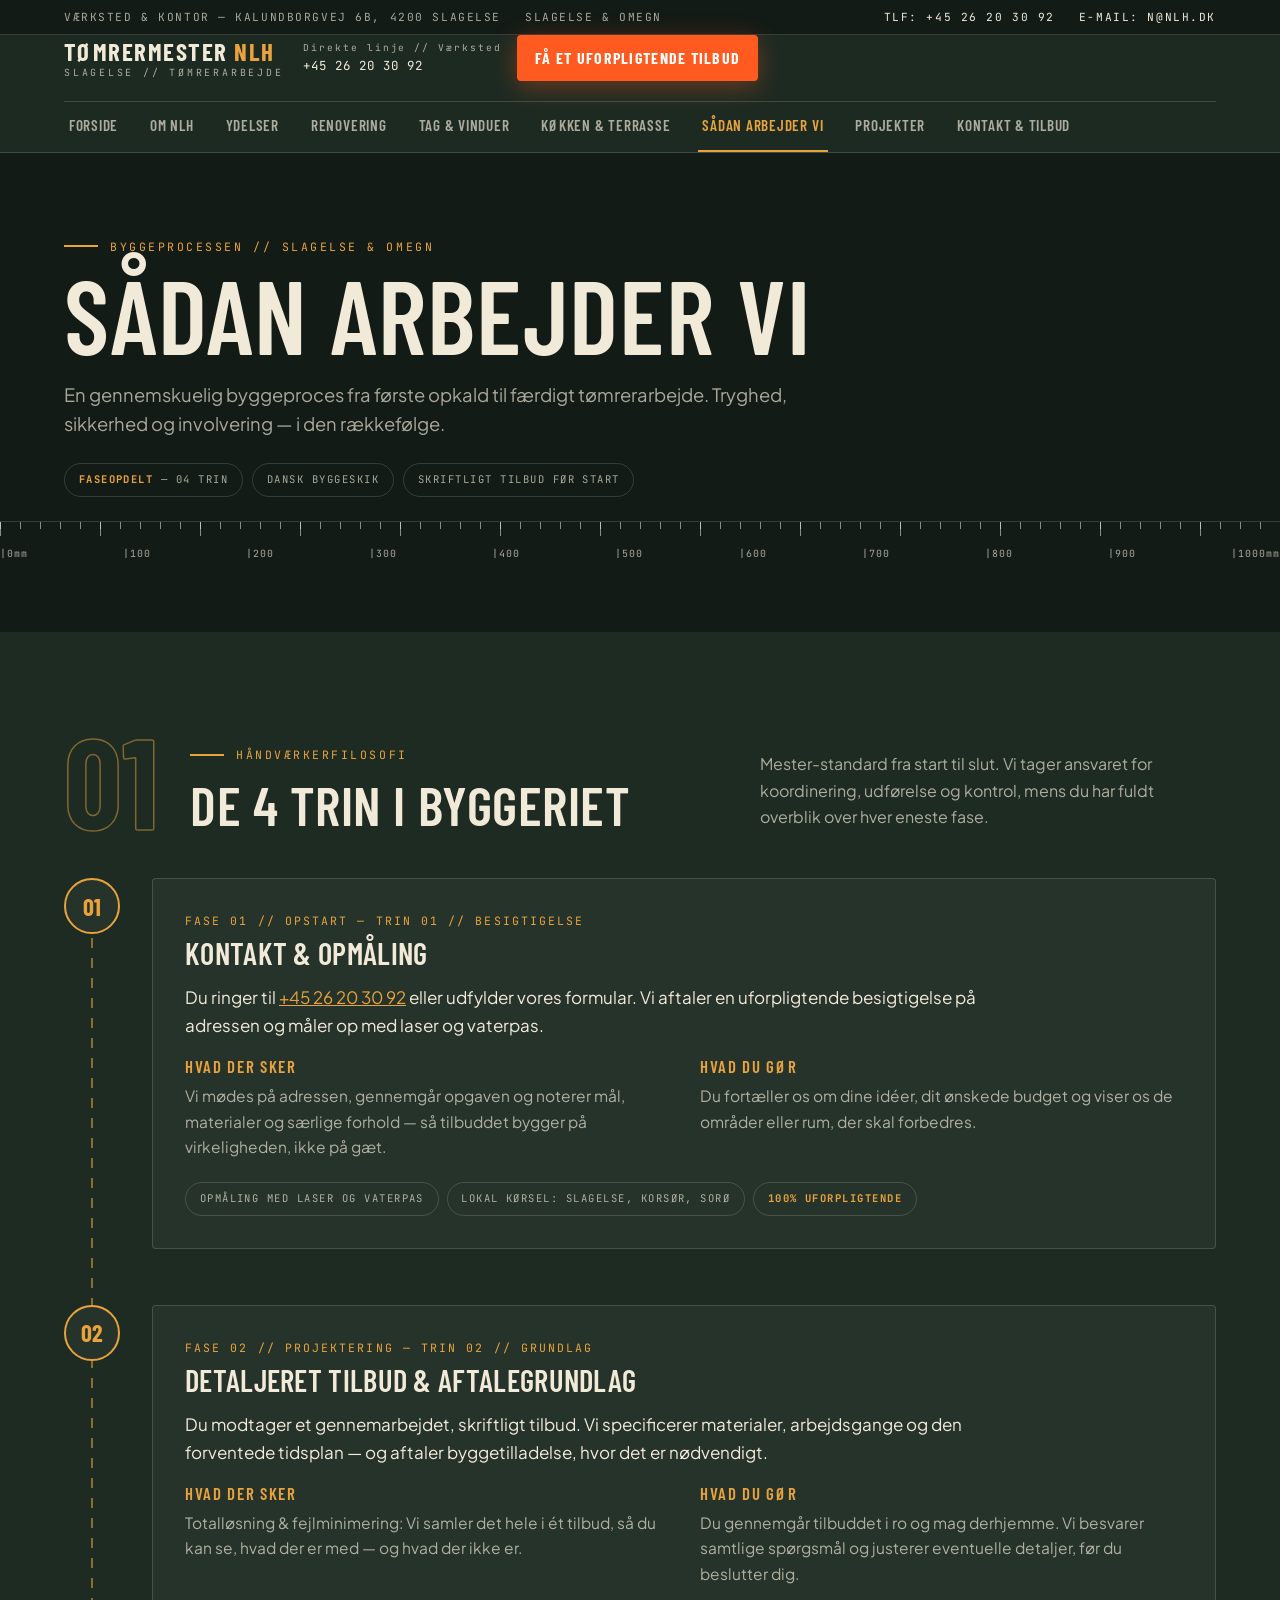
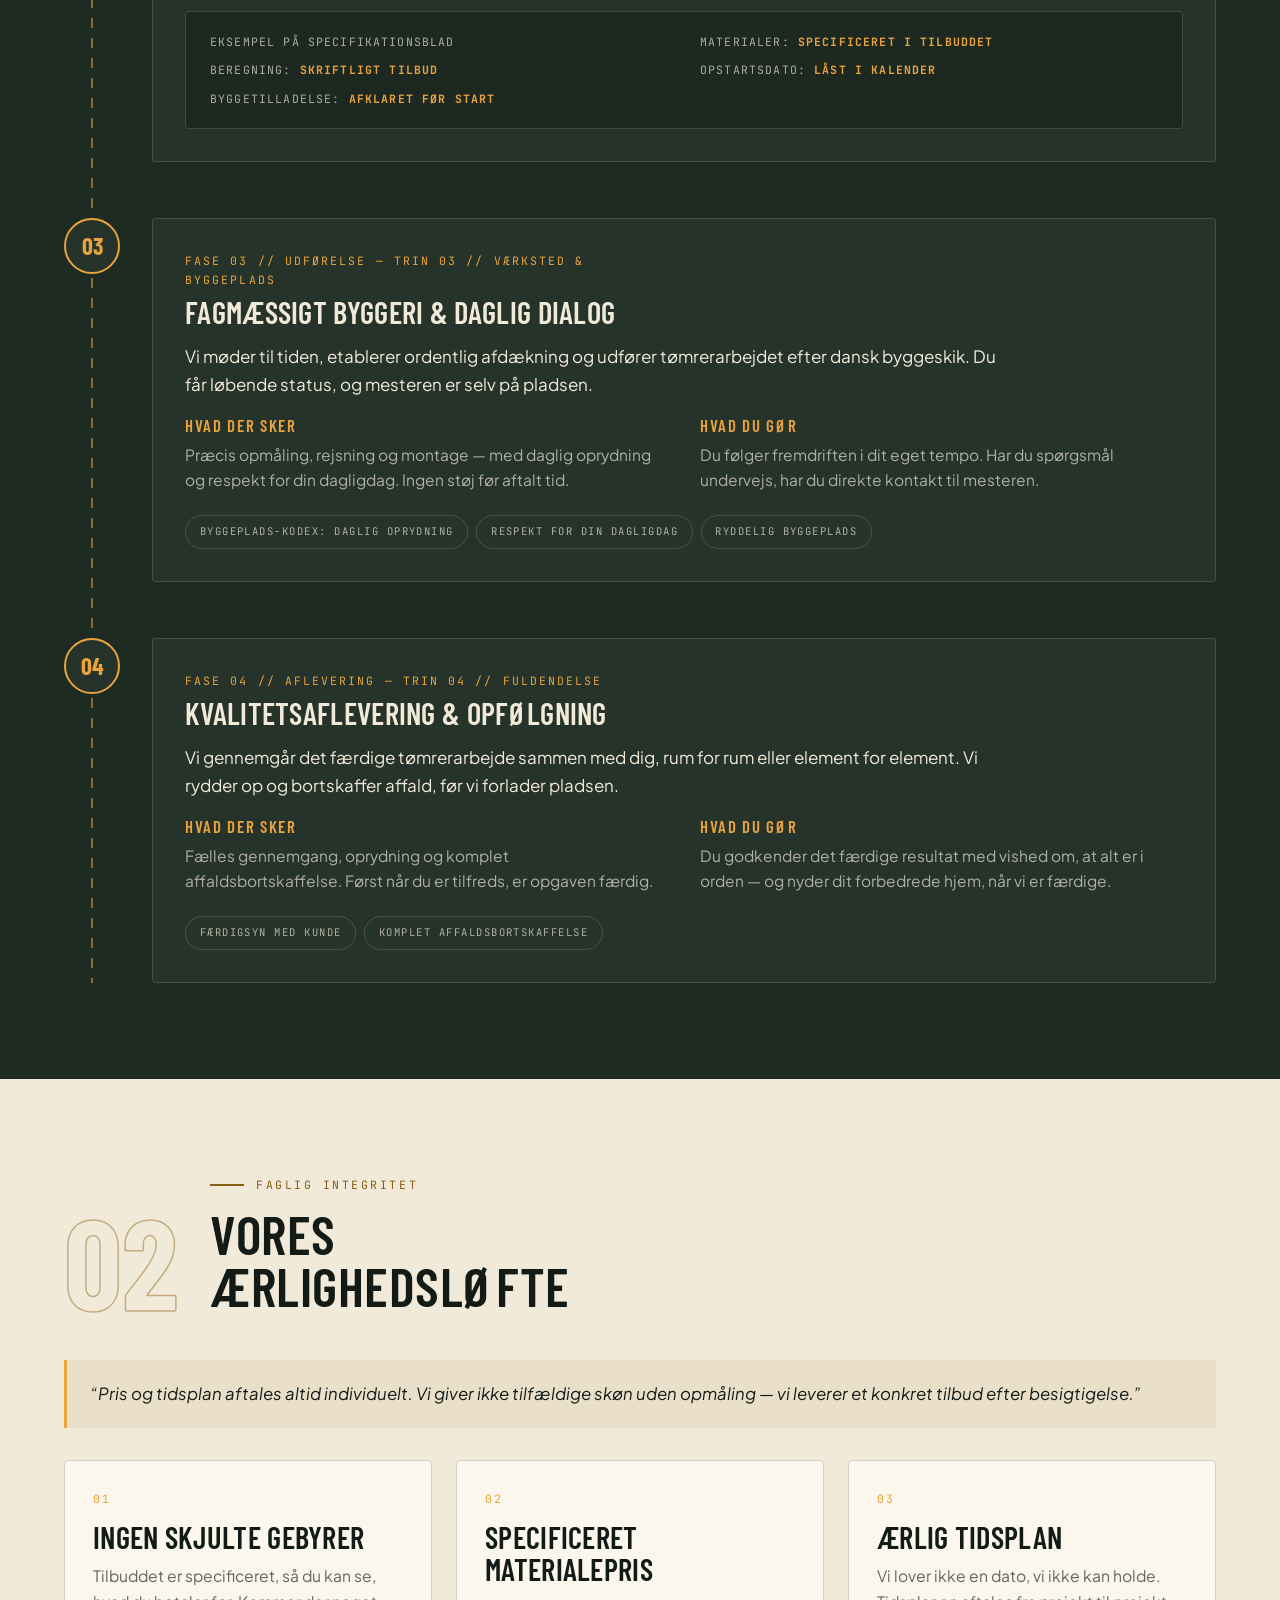
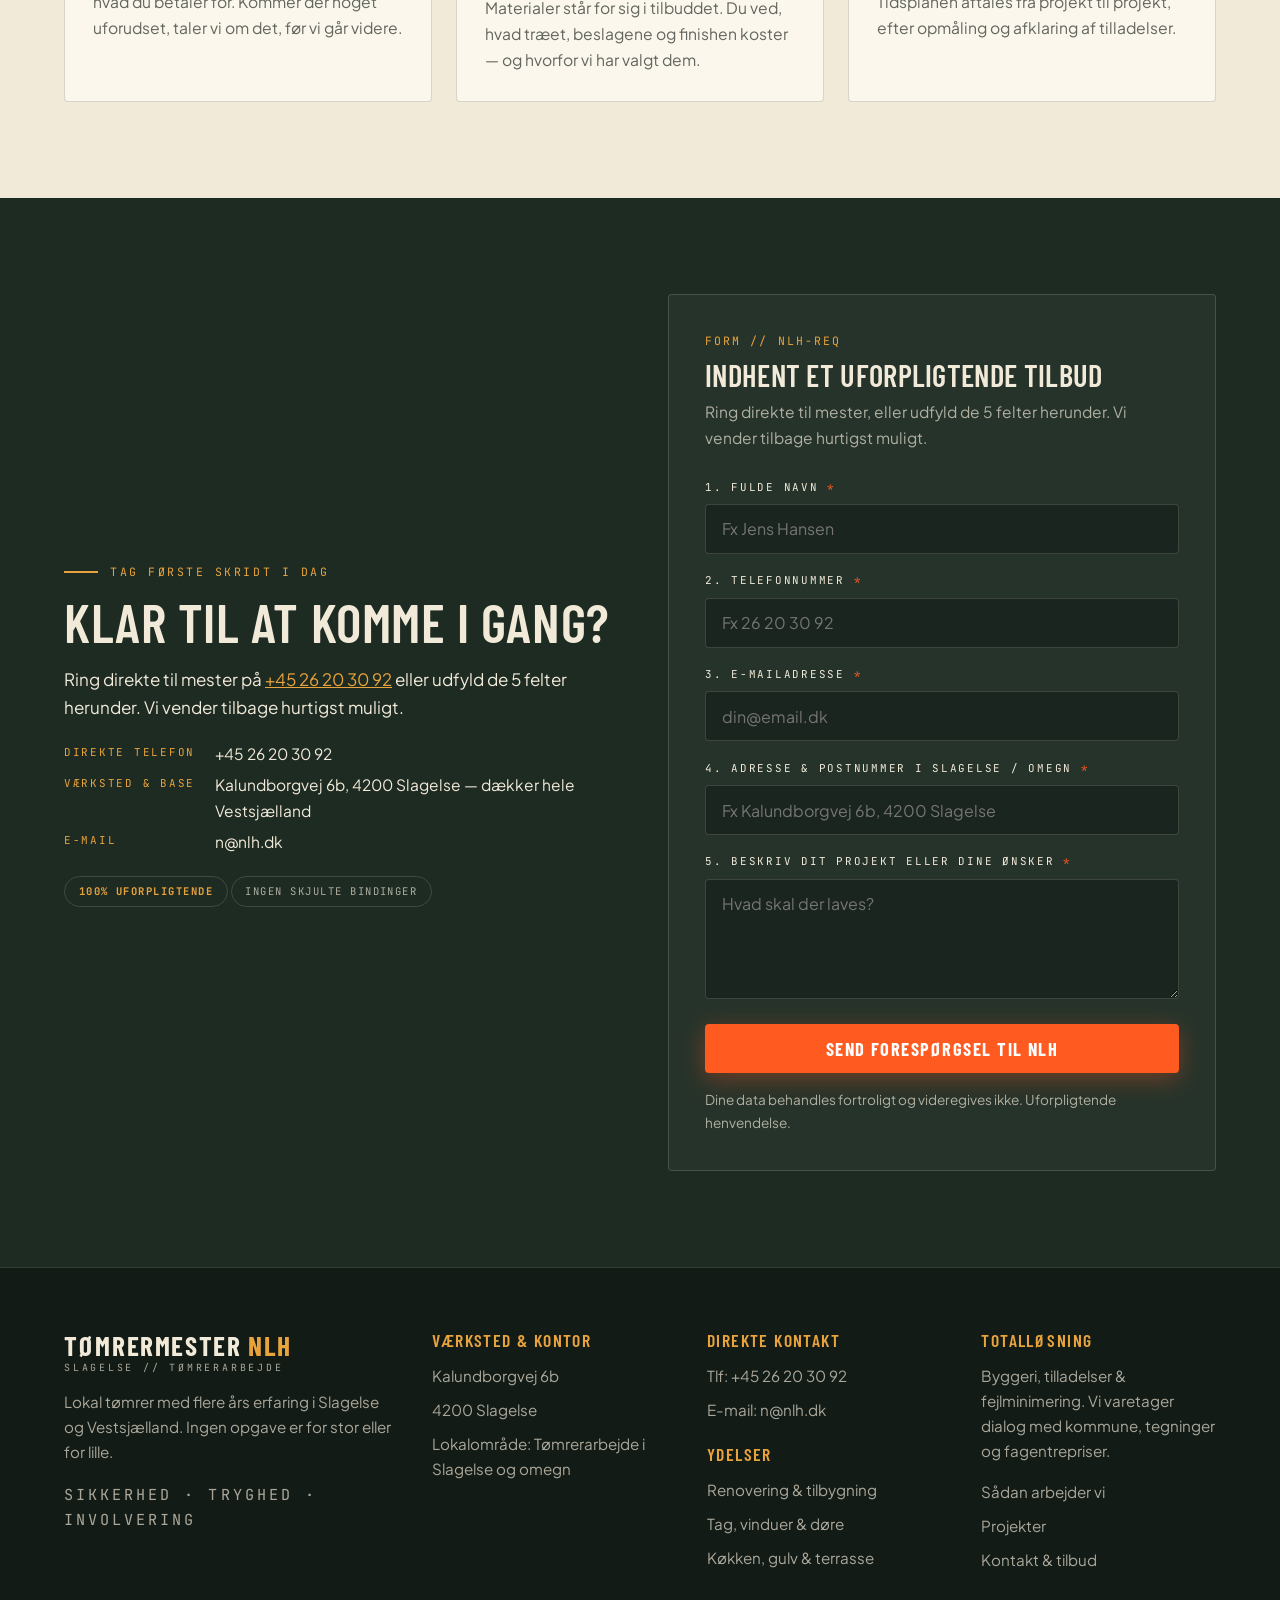
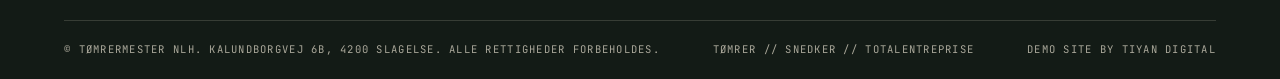
<file: saadan-arbejder-vi.html>
<!DOCTYPE html>
<html lang="da">
<head>
<meta charset="utf-8">
<meta name="viewport" content="width=device-width, initial-scale=1">
<title>Sådan arbejder vi — Tømrermester NLH, Slagelse</title>
<meta name="description" content="Sådan arbejder Tømrermester NLH i Slagelse: kontakt og opmåling, skriftligt tilbud, fagmæssigt byggeri og fælles aflevering — 4 trin, ingen overraskelser.">
<meta property="og:title" content="Sådan arbejder vi — Tømrermester NLH, Slagelse">
<meta property="og:description" content="Sådan arbejder Tømrermester NLH i Slagelse: kontakt og opmåling, skriftligt tilbud, fagmæssigt byggeri og fælles aflevering — 4 trin, ingen overraskelser.">
<meta property="og:type" content="website">
<meta property="og:locale" content="da_DK">
<link rel="icon" href="data:image/svg+xml,%3Csvg xmlns='http://www.w3.org/2000/svg' viewBox='0 0 64 64'%3E%3Crect width='64' height='64' fill='%231E2B23'/%3E%3Ctext x='32' y='44' font-family='Arial Black' font-size='28' font-weight='900' fill='%23E8A33D' text-anchor='middle'%3ENLH%3C/text%3E%3C/svg%3E">
<link rel="preconnect" href="https://fonts.googleapis.com">
<link rel="preconnect" href="https://fonts.gstatic.com" crossorigin>
<link href="https://fonts.googleapis.com/css2?family=Barlow+Condensed:wght@500;600;700&family=Plus+Jakarta+Sans:wght@400;500;600;700&family=JetBrains+Mono:wght@400;500;700&display=swap" rel="stylesheet">
<link rel="stylesheet" href="assets/css/style.css">
</head>
<body data-page="proces">
<a class="skip-link" href="#main">Spring til indhold</a>
<header class="topbar">
  <div class="wrap">
    <span class="tb-left"><span>Værksted &amp; kontor — Kalundborgvej 6b, 4200 Slagelse</span><span>Slagelse &amp; omegn</span></span>
    <a href="tel:+4526203092">Tlf: +45 26 20 30 92</a>
    <a href="mailto:n@nlh.dk">E-mail: n@nlh.dk</a>
  </div>
</header>
<header class="site-header">
  <div class="wrap header-in">
    <a class="logo" href="index.html" aria-label="Tømrermester NLH — Forside">
      <span class="logo-name">Tømrermester <em>NLH</em></span>
      <span class="logo-sub">Slagelse // Tømrerarbejde</span>
    </a>
    <button class="nav-toggle" type="button" aria-expanded="false" aria-controls="main-nav">Menu ☰</button>
    <nav class="main-nav" id="main-nav" aria-label="Hovedmenu">
      <ul>
          <li><a href="index.html" data-nav="forside">Forside</a></li>
          <li><a href="om-nlh.html" data-nav="om">Om NLH</a></li>
          <li><a href="ydelser.html" data-nav="ydelser">Ydelser</a></li>
          <li><a href="renovering-tilbygning.html" data-nav="renovering">Renovering</a></li>
          <li><a href="tag-vinduer-doere.html" data-nav="tag">Tag &amp; Vinduer</a></li>
          <li><a href="koekken-gulv-terrasse.html" data-nav="koekken">Køkken &amp; Terrasse</a></li>
          <li><a href="saadan-arbejder-vi.html" data-nav="proces">Sådan arbejder vi</a></li>
          <li><a href="projekter.html" data-nav="projekter">Projekter</a></li>
          <li><a href="kontakt-tilbud.html" data-nav="kontakt">Kontakt &amp; Tilbud</a></li>
      </ul>
    </nav>
    <div class="header-cta">
      <a class="header-phone" href="tel:+4526203092"><small>Direkte linje // Værksted</small>+45 26 20 30 92</a>
      <a class="btn btn-orange btn-sm" href="kontakt-tilbud.html">Få et uforpligtende tilbud</a>
    </div>
  </div>
</header>
<main id="main">

<section class="page-hero">
  <div class="wrap">
    <p class="eyebrow">Byggeprocessen // Slagelse &amp; omegn</p>
    <h1>Sådan arbejder vi</h1>
    <p class="lead">En gennemskuelig byggeproces fra første opkald til færdigt tømrerarbejde. Tryghed, sikkerhed og involvering — i den rækkefølge.</p>
    <div class="chips">
      <span class="chip"><b>Faseopdelt</b> — 04 trin</span>
      <span class="chip">Dansk byggeskik</span>
      <span class="chip">Skriftligt tilbud før start</span>
    </div>
  </div>
  <div class="tape" aria-hidden="true"><div class="tape-nums"><span>|0mm</span><span>|100</span><span>|200</span><span>|300</span><span>|400</span><span>|500</span><span>|600</span><span>|700</span><span>|800</span><span>|900</span><span>|1000mm</span></div></div>
</section>

<section aria-label="De 4 trin i byggeriet">
  <div class="wrap">
    <div class="sec-head reveal">
      <span class="secnum " aria-hidden="true">01</span>
      <div>
        <p class="eyebrow">Håndværkerfilosofi</p>
        <h2>De 4 trin i byggeriet</h2>
      </div>
      <div class="sec-intro "><p>Mester-standard fra start til slut. Vi tager ansvaret for koordinering, udførelse og kontrol, mens du har fuldt overblik over hver eneste fase.</p></div>
    </div>
    <div class="timeline">
      <div class="tl-step reveal">
        <span class="tl-dot" aria-hidden="true">01</span>
        <div class="tl-card">
          <p class="mono" style="color:var(--amber)">Fase 01 // Opstart — Trin 01 // Besigtigelse</p>
          <h3>Kontakt &amp; opmåling</h3>
          <p>Du ringer til <a href="tel:+4526203092" style="color:var(--amber)">+45 26 20 30 92</a> eller udfylder vores formular. Vi aftaler en uforpligtende besigtigelse på adressen og måler op med laser og vaterpas.</p>
          <div class="tl-cols">
            <div><h4>Hvad der sker</h4><p>Vi mødes på adressen, gennemgår opgaven og noterer mål, materialer og særlige forhold — så tilbuddet bygger på virkeligheden, ikke på gæt.</p></div>
            <div><h4>Hvad du gør</h4><p>Du fortæller os om dine idéer, dit ønskede budget og viser os de områder eller rum, der skal forbedres.</p></div>
          </div>
          <div class="tl-tags">
            <span class="chip">Opmåling med laser og vaterpas</span>
            <span class="chip">Lokal kørsel: Slagelse, Korsør, Sorø</span>
            <span class="chip"><b>100% uforpligtende</b></span>
          </div>
        </div>
      </div>
      <div class="tl-step reveal">
        <span class="tl-dot" aria-hidden="true">02</span>
        <div class="tl-card">
          <p class="mono" style="color:var(--amber)">Fase 02 // Projektering — Trin 02 // Grundlag</p>
          <h3>Detaljeret tilbud &amp; aftalegrundlag</h3>
          <p>Du modtager et gennemarbejdet, skriftligt tilbud. Vi specificerer materialer, arbejdsgange og den forventede tidsplan — og aftaler byggetilladelse, hvor det er nødvendigt.</p>
          <div class="tl-cols">
            <div><h4>Hvad der sker</h4><p>Totalløsning &amp; fejlminimering: Vi samler det hele i ét tilbud, så du kan se, hvad der er med — og hvad der ikke er.</p></div>
            <div><h4>Hvad du gør</h4><p>Du gennemgår tilbuddet i ro og mag derhjemme. Vi besvarer samtlige spørgsmål og justerer eventuelle detaljer, før du beslutter dig.</p></div>
          </div>
          <div class="spec-sheet">
            <span>Eksempel på specifikationsblad</span>
            <span>Materialer: <b>Specificeret i tilbuddet</b></span>
            <span>Beregning: <b>Skriftligt tilbud</b></span>
            <span>Opstartsdato: <b>Låst i kalender</b></span>
            <span>Byggetilladelse: <b>Afklaret før start</b></span>
          </div>
        </div>
      </div>
      <div class="tl-step reveal">
        <span class="tl-dot" aria-hidden="true">03</span>
        <div class="tl-card">
          <p class="mono" style="color:var(--amber)">Fase 03 // Udførelse — Trin 03 // Værksted &amp; byggeplads</p>
          <h3>Fagmæssigt byggeri &amp; daglig dialog</h3>
          <p>Vi møder til tiden, etablerer ordentlig afdækning og udfører tømrerarbejdet efter dansk byggeskik. Du får løbende status, og mesteren er selv på pladsen.</p>
          <div class="tl-cols">
            <div><h4>Hvad der sker</h4><p>Præcis opmåling, rejsning og montage — med daglig oprydning og respekt for din dagligdag. Ingen støj før aftalt tid.</p></div>
            <div><h4>Hvad du gør</h4><p>Du følger fremdriften i dit eget tempo. Har du spørgsmål undervejs, har du direkte kontakt til mesteren.</p></div>
          </div>
          <div class="tl-tags">
            <span class="chip">Byggeplads-kodex: Daglig oprydning</span>
            <span class="chip">Respekt for din dagligdag</span>
            <span class="chip">Ryddelig byggeplads</span>
          </div>
        </div>
      </div>
      <div class="tl-step reveal">
        <span class="tl-dot" aria-hidden="true">04</span>
        <div class="tl-card">
          <p class="mono" style="color:var(--amber)">Fase 04 // Aflevering — Trin 04 // Fuldendelse</p>
          <h3>Kvalitetsaflevering &amp; opfølgning</h3>
          <p>Vi gennemgår det færdige tømrerarbejde sammen med dig, rum for rum eller element for element. Vi rydder op og bortskaffer affald, før vi forlader pladsen.</p>
          <div class="tl-cols">
            <div><h4>Hvad der sker</h4><p>Fælles gennemgang, oprydning og komplet affaldsbortskaffelse. Først når du er tilfreds, er opgaven færdig.</p></div>
            <div><h4>Hvad du gør</h4><p>Du godkender det færdige resultat med vished om, at alt er i orden — og nyder dit forbedrede hjem, når vi er færdige.</p></div>
          </div>
          <div class="tl-tags">
            <span class="chip">Færdigsyn med kunde</span>
            <span class="chip">Komplet affaldsbortskaffelse</span>
          </div>
        </div>
      </div>
    </div>
  </div>
</section>

<section class="birch" aria-label="Vores ærlighedsløfte">
  <div class="wrap">
    <div class="sec-head reveal">
      <span class="secnum on-light" aria-hidden="true">02</span>
      <div>
        <p class="eyebrow on-light">Faglig integritet</p>
        <h2>Vores ærlighedsløfte</h2>
      </div>
      
    </div>
    <div class="quote-note on-light reveal">
      “Pris og tidsplan aftales altid individuelt. Vi giver ikke tilfældige skøn uden opmåling — vi leverer et konkret tilbud efter besigtigelse.”
    </div>
    <div class="grid-3">
      <article class="card reveal">
        <p class="num">01</p>
        <h3>Ingen skjulte gebyrer</h3>
        <p class="on-light-p">Tilbuddet er specificeret, så du kan se, hvad du betaler for. Kommer der noget uforudset, taler vi om det, før vi går videre.</p>
      </article>
      <article class="card reveal" data-delay="1">
        <p class="num">02</p>
        <h3>Specificeret materialepris</h3>
        <p class="on-light-p">Materialer står for sig i tilbuddet. Du ved, hvad træet, beslagene og finishen koster — og hvorfor vi har valgt dem.</p>
      </article>
      <article class="card reveal" data-delay="2">
        <p class="num">03</p>
        <h3>Ærlig tidsplan</h3>
        <p class="on-light-p">Vi lover ikke en dato, vi ikke kan holde. Tidsplanen aftales fra projekt til projekt, efter opmåling og afklaring af tilladelser.</p>
      </article>
    </div>
  </div>
</section>

<section aria-label="Klar til at komme i gang">
  <div class="wrap">
    <div class="split">
      <div class="split-copy reveal">
        <p class="eyebrow">Tag første skridt i dag</p>
        <h2>Klar til at komme i gang?</h2>
        <p>Ring direkte til mester på <a href="tel:+4526203092" style="color:var(--amber)">+45 26 20 30 92</a> eller udfyld de 5 felter herunder. Vi vender tilbage hurtigst muligt.</p>
        <dl class="kv">
          <dt>Direkte telefon</dt><dd><a href="tel:+4526203092">+45 26 20 30 92</a></dd>
          <dt>Værksted &amp; base</dt><dd>Kalundborgvej 6b, 4200 Slagelse — dækker hele Vestsjælland</dd>
          <dt>E-mail</dt><dd><a href="mailto:n@nlh.dk">n@nlh.dk</a></dd>
        </dl>
        <p style="margin-top:1.25rem"><span class="chip"><b>100% uforpligtende</b></span> <span class="chip">Ingen skjulte bindinger</span></p>
      </div>
      <div class="reveal" data-delay="1"><div class="form-panel">
      <p class="mono" style="color:var(--amber)">Form // NLH-REQ</p>
      <h3>Indhent et uforpligtende tilbud</h3>
      <p class="form-intro">Ring direkte til mester, eller udfyld de 5 felter herunder. Vi vender tilbage hurtigst muligt.</p>
      <form class="quote-form" id="form-proces" novalidate>
<div class="field">
        <label for="f-navn">1. Fulde navn <span class="req">*</span></label>
        <input type="text" id="f-navn" name="navn" placeholder="Fx Jens Hansen" required autocomplete="name">
        <p class="err">Skriv dit fulde navn (mindst 2 tegn).</p>
      </div><div class="field">
        <label for="f-telefon">2. Telefonnummer <span class="req">*</span></label>
        <input type="tel" id="f-telefon" name="telefon" placeholder="Fx 26 20 30 92" required autocomplete="tel">
        <p class="err">Skriv et gyldigt telefonnummer (mindst 8 cifre).</p>
      </div><div class="field">
        <label for="f-email">3. E-mailadresse <span class="req">*</span></label>
        <input type="email" id="f-email" name="email" placeholder="din@email.dk" required autocomplete="email">
        <p class="err">Skriv en gyldig e-mailadresse.</p>
      </div><div class="field">
        <label for="f-adresse">4. Adresse & postnummer i Slagelse / omegn <span class="req">*</span></label>
        <input type="text" id="f-adresse" name="adresse" placeholder="Fx Kalundborgvej 6b, 4200 Slagelse" required autocomplete="street-address">
        <p class="err">Skriv adressen, så vi kan planlægge opmåling.</p>
      </div><div class="field">
        <label for="f-beskrivelse">5. Beskriv dit projekt eller dine ønsker <span class="req">*</span></label>
        <textarea id="f-beskrivelse" name="beskrivelse" placeholder="Hvad skal der laves?" required></textarea>
        <p class="err">Beskriv opgaven med mindst 10 tegn.</p>
      </div>


        <button class="btn btn-orange btn-block" type="submit">Send forespørgsel til NLH</button>
        <p class="form-note">Dine data behandles fortroligt og videregives ikke. Uforpligtende henvendelse.</p>
      </form>
      <div class="form-success" role="status">
        <div class="ok-mark">✓</div>
        <h3>Tak for din henvendelse!</h3>
        <p>Tømrermesteren ringer dig op hurtigst muligt for at aftale opmåling og tilbud.</p>
        <p class="demo-note">Demo: Formularen sender ikke data til en server endnu. Vil du have svar med det samme, så ring +45 26 20 30 92.</p>
        <p style="margin-top:1.5rem"><a class="btn btn-ghost on-light" href="tel:+4526203092">Ring +45 26 20 30 92</a></p>
      </div>
    </div></div>
    </div>
  </div>
</section>

</main>
<footer class="site-footer">
  <div class="wrap">
    <div class="footer-grid">
      <div class="footer-brand">
        <a class="logo" href="index.html">
          <span class="logo-name">Tømrermester <em>NLH</em></span>
          <span class="logo-sub">Slagelse // Tømrerarbejde</span>
        </a>
        <p style="margin-top:1rem">Lokal tømrer med flere års erfaring i Slagelse og Vestsjælland. Ingen opgave er for stor eller for lille.</p>
        <p class="footer-motto">Sikkerhed · Tryghed · Involvering</p>
      </div>
      <div>
        <h4>Værksted &amp; kontor</h4>
        <ul>
          <li>Kalundborgvej 6b</li>
          <li>4200 Slagelse</li>
          <li>Lokalområde: Tømrerarbejde i Slagelse og omegn</li>
        </ul>
      </div>
      <div>
        <h4>Direkte kontakt</h4>
        <ul>
          <li><a href="tel:+4526203092">Tlf: +45 26 20 30 92</a></li>
          <li><a href="mailto:n@nlh.dk">E-mail: n@nlh.dk</a></li>
        </ul>
        <h4 style="margin-top:1.5rem">Ydelser</h4>
        <ul>
          <li><a href="renovering-tilbygning.html">Renovering &amp; tilbygning</a></li>
          <li><a href="tag-vinduer-doere.html">Tag, vinduer &amp; døre</a></li>
          <li><a href="koekken-gulv-terrasse.html">Køkken, gulv &amp; terrasse</a></li>
        </ul>
      </div>
      <div>
        <h4>Totalløsning</h4>
        <p>Byggeri, tilladelser &amp; fejlminimering. Vi varetager dialog med kommune, tegninger og fagentrepriser.</p>
        <ul style="margin-top:1rem">
          <li><a href="saadan-arbejder-vi.html">Sådan arbejder vi</a></li>
          <li><a href="projekter.html">Projekter</a></li>
          <li><a href="kontakt-tilbud.html">Kontakt &amp; tilbud</a></li>
        </ul>
      </div>
    </div>
    <div class="footer-bottom">
      <span>© Tømrermester NLH. Kalundborgvej 6b, 4200 Slagelse. Alle rettigheder forbeholdes.</span>
      <span>Tømrer // Snedker // Totalentreprise</span>
      <span>Demo site by <a href="https://tiyandegital.com" rel="noopener">Tiyan Digital</a></span>
    </div>
  </div>
</footer>
<script src="assets/js/main.js" defer></script>
</body>
</html>
</file>
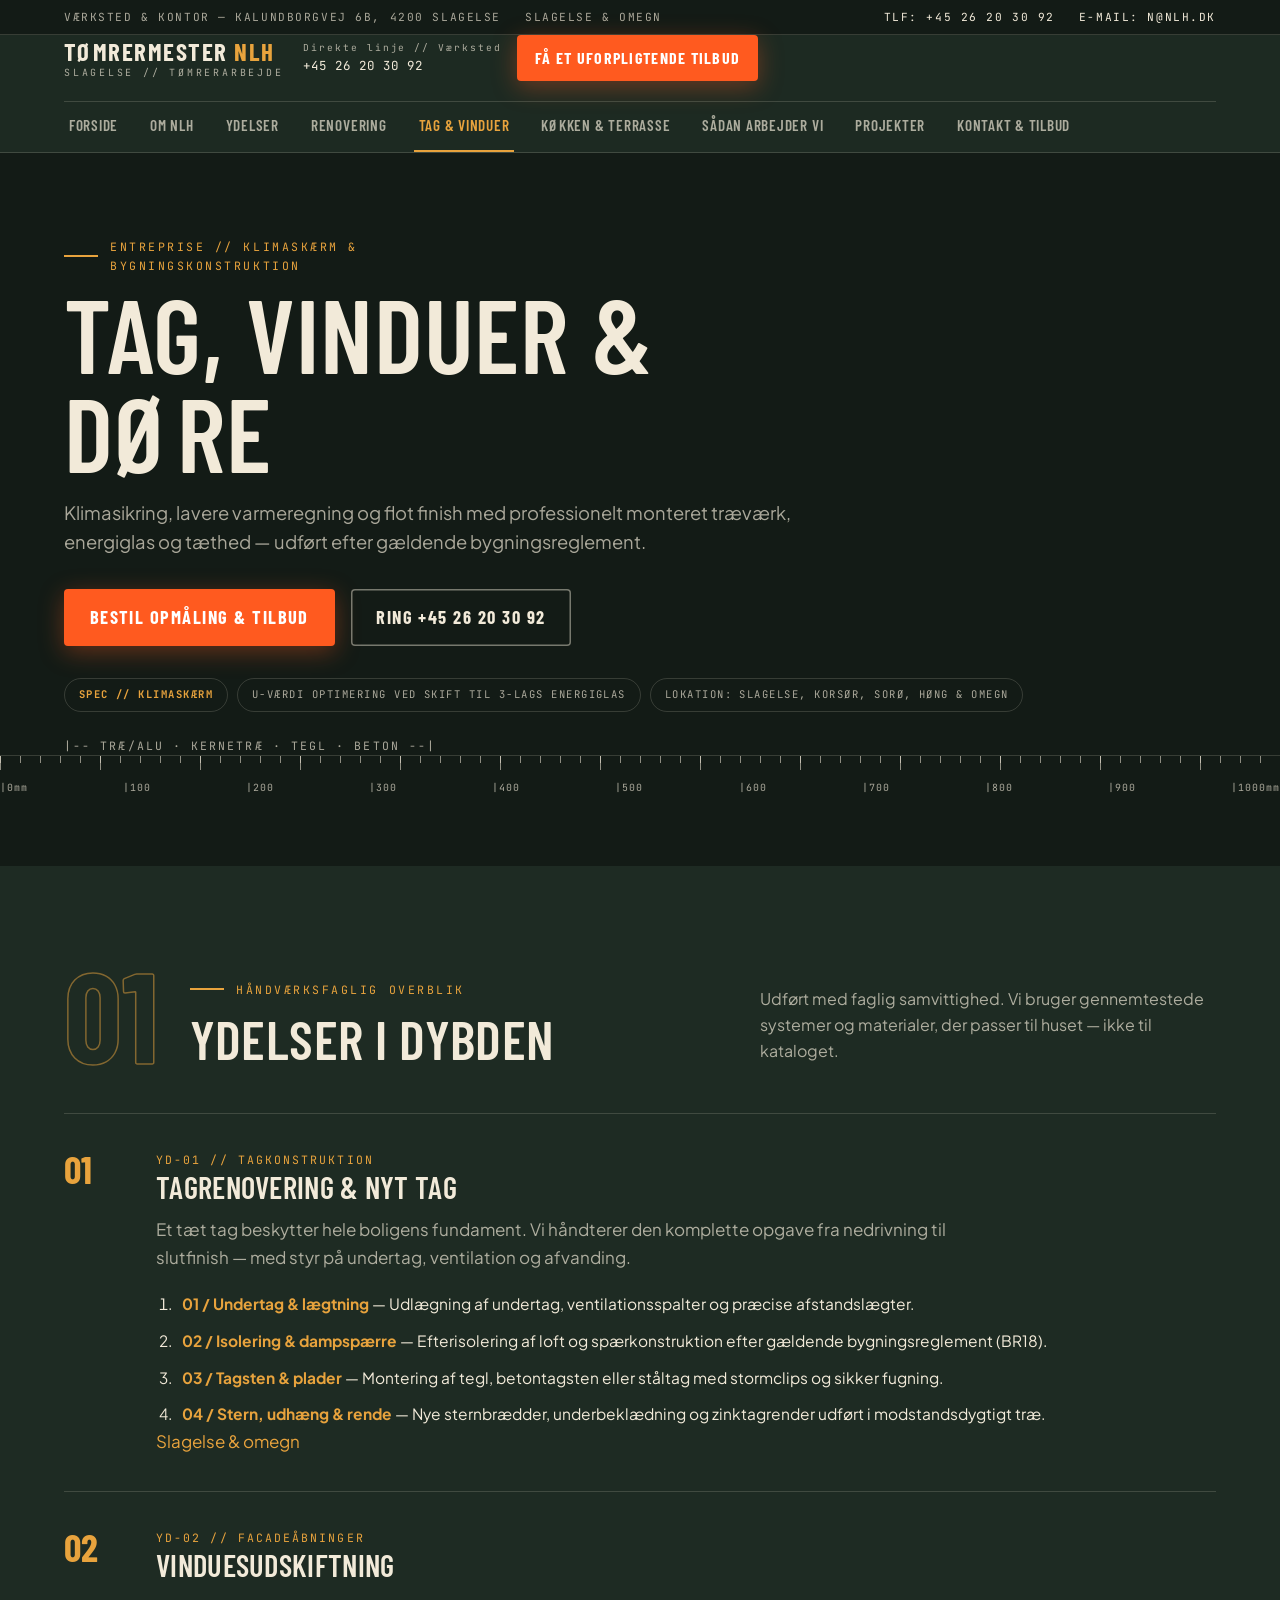
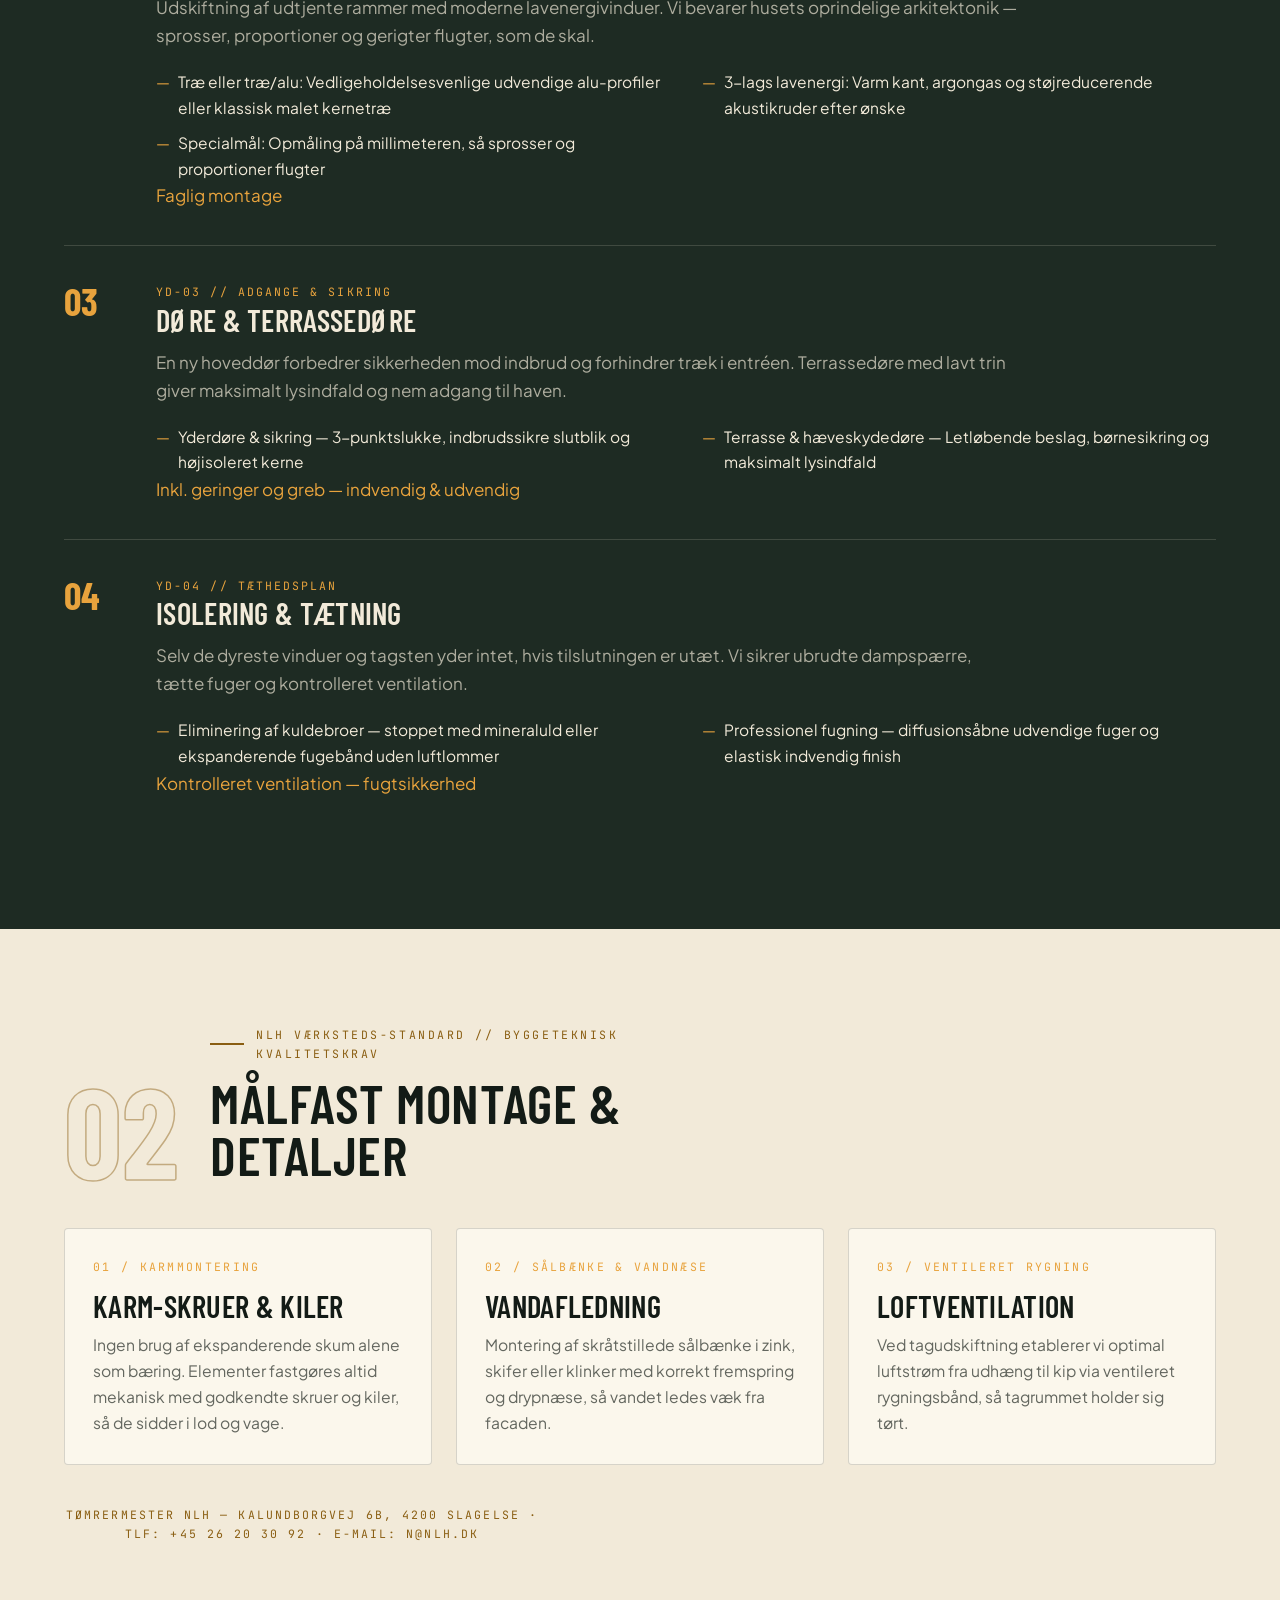
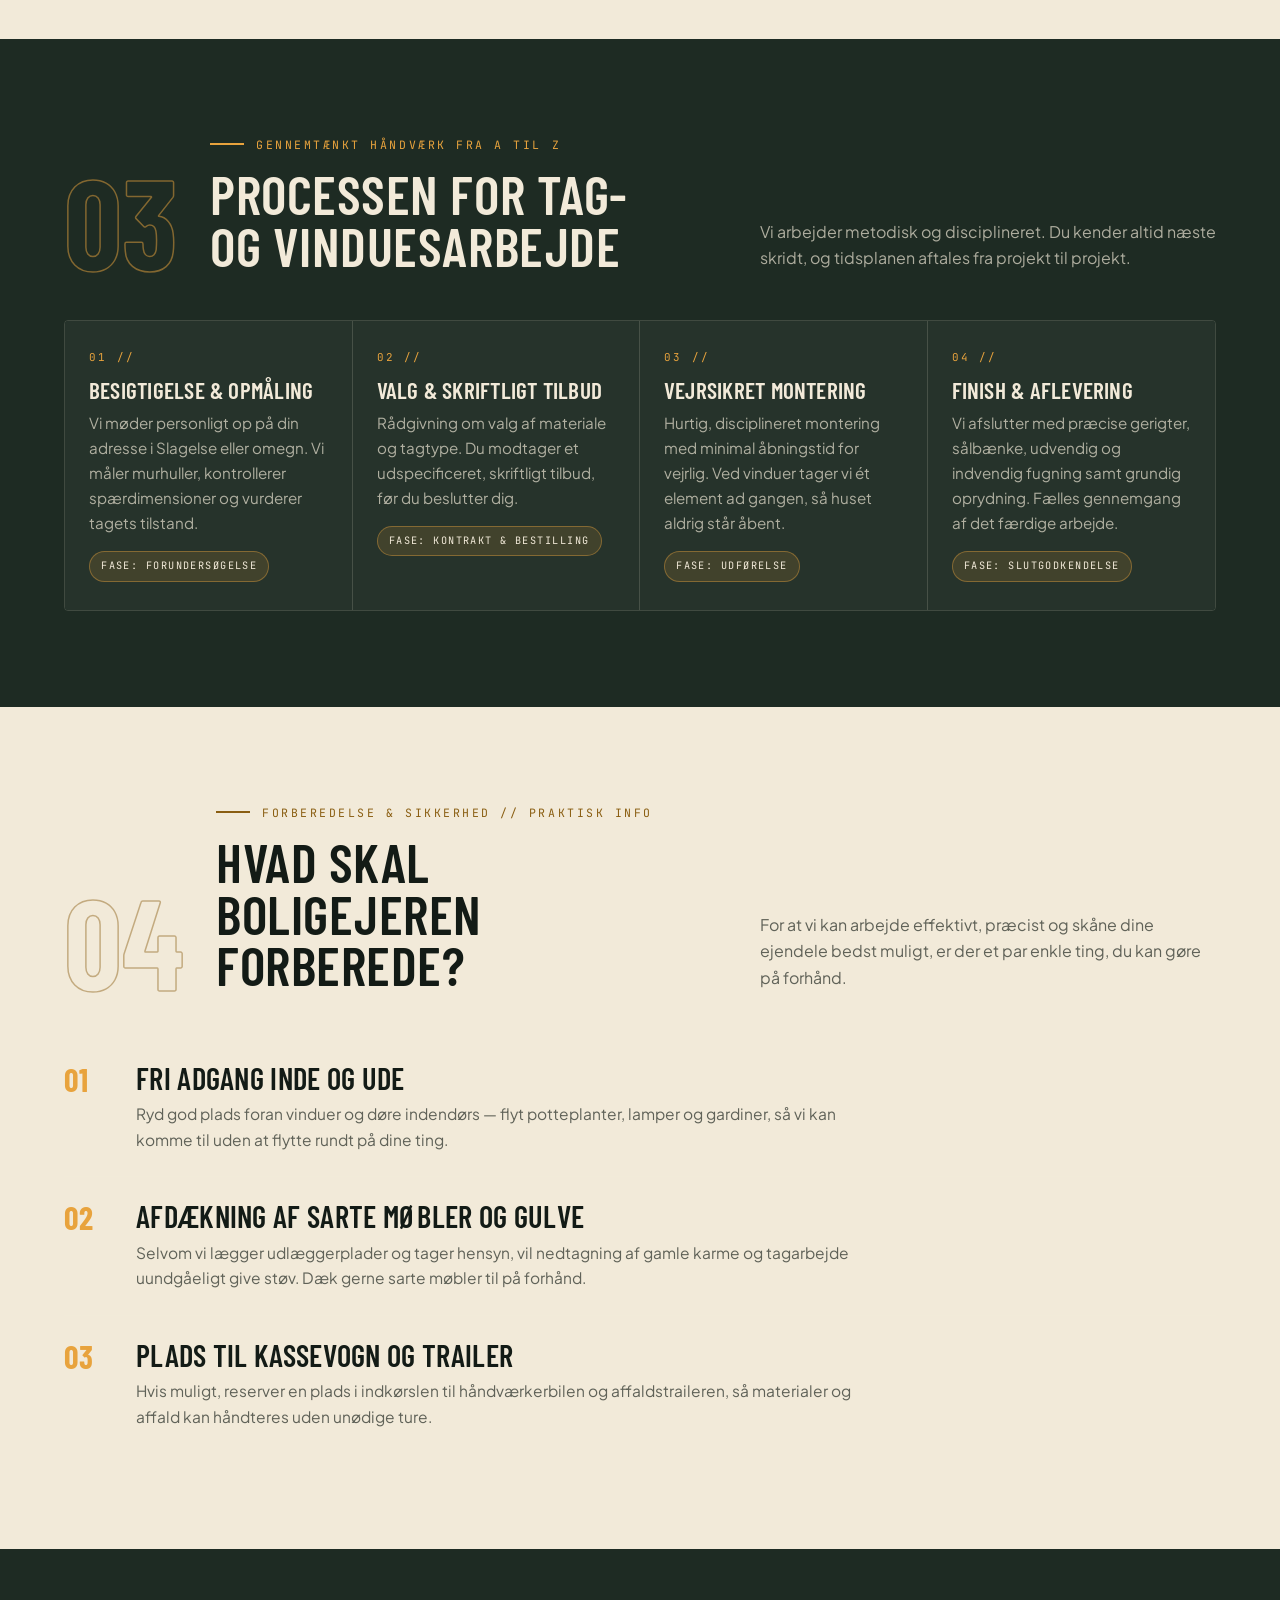
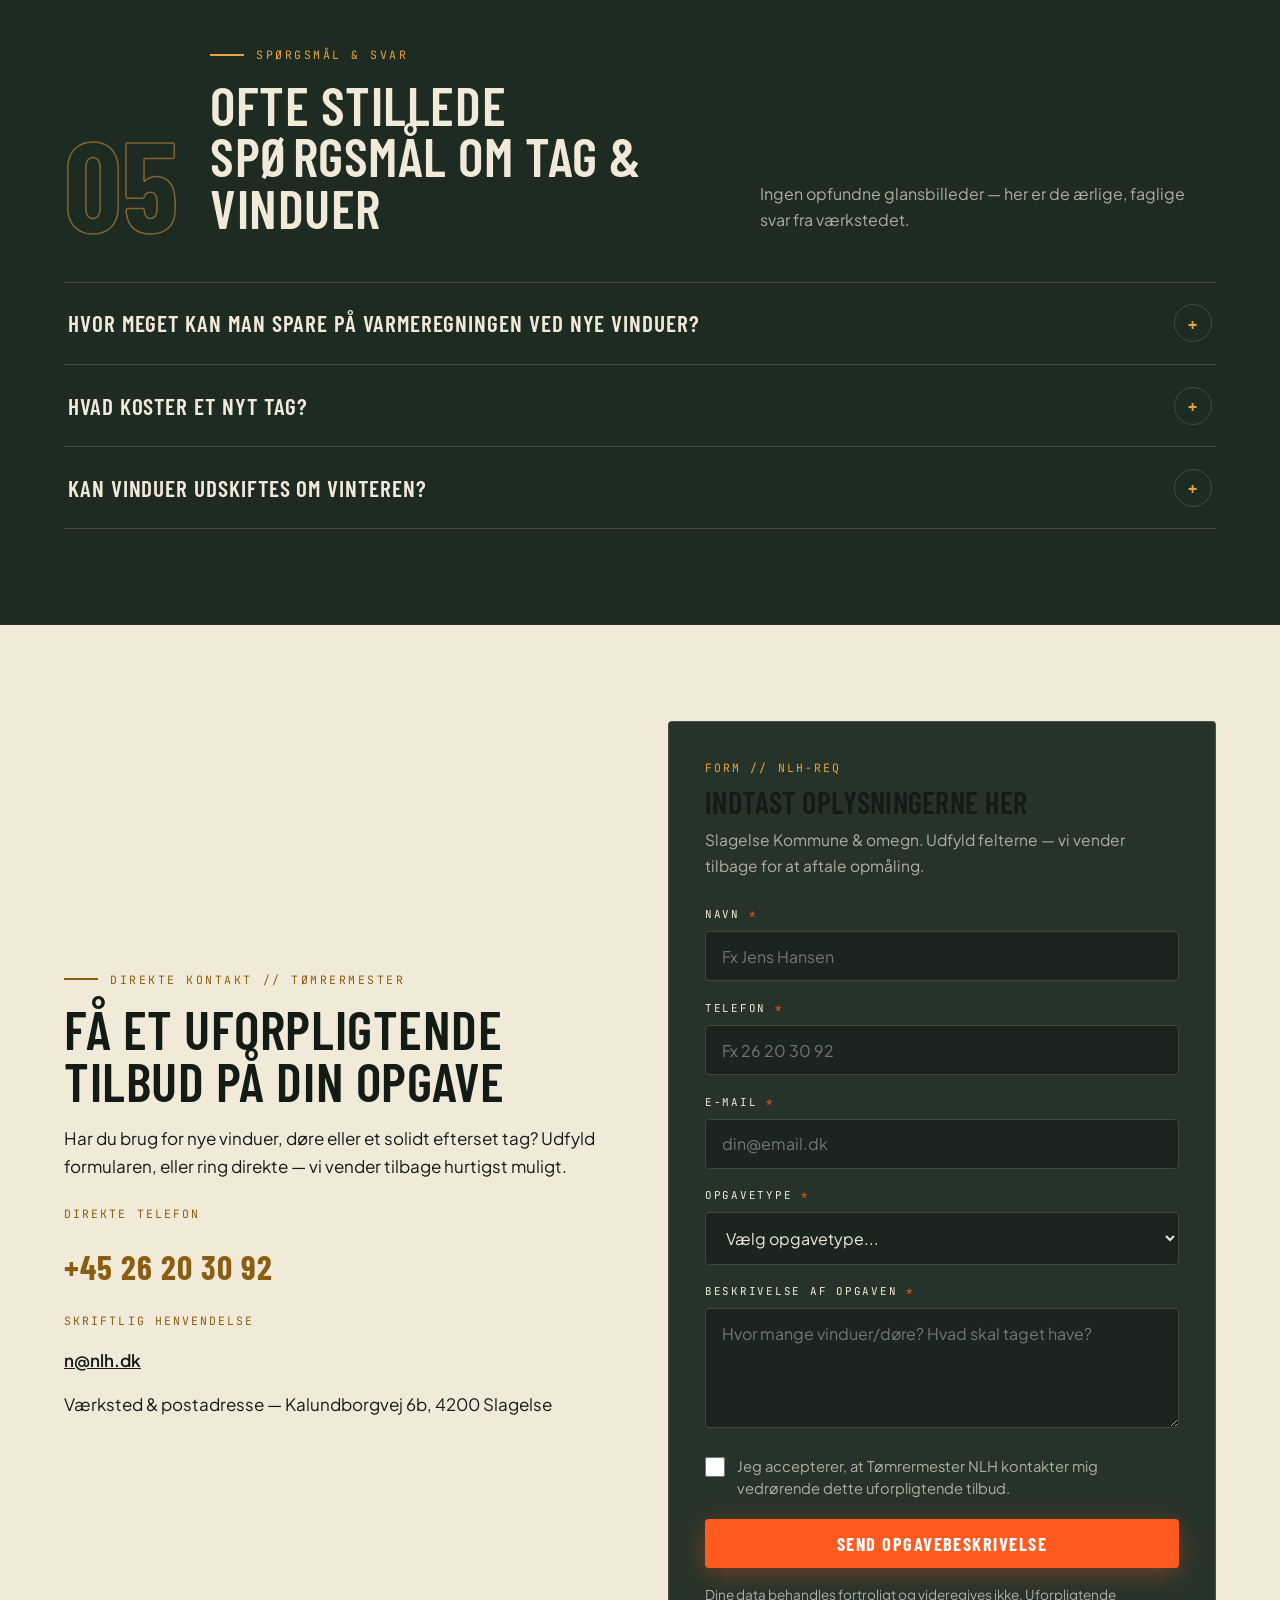
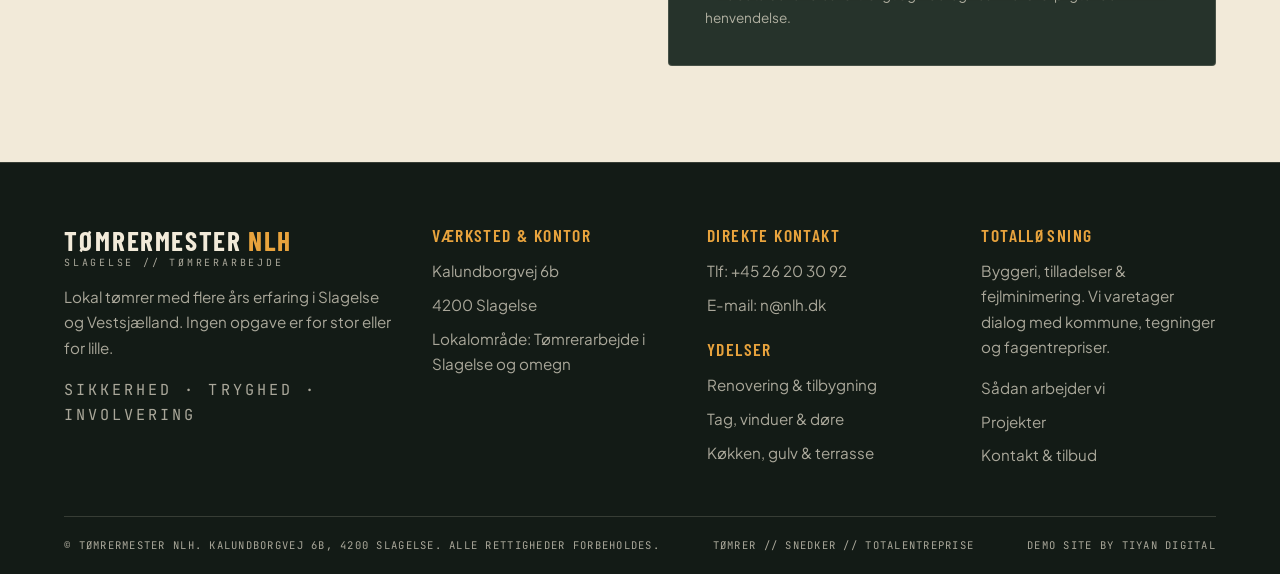
<file: tag-vinduer-doere.html>
<!DOCTYPE html>
<html lang="da">
<head>
<meta charset="utf-8">
<meta name="viewport" content="width=device-width, initial-scale=1">
<title>Tag, Vinduer & Døre — Tømrermester NLH, Slagelse</title>
<meta name="description" content="Tag, vinduer og døre i Slagelse med Tømrermester NLH: tagrenovering, vinduesudskiftning, døre, isolering og tætning — efter gældende bygningsreglement.">
<meta property="og:title" content="Tag, Vinduer & Døre — Tømrermester NLH, Slagelse">
<meta property="og:description" content="Tag, vinduer og døre i Slagelse med Tømrermester NLH: tagrenovering, vinduesudskiftning, døre, isolering og tætning — efter gældende bygningsreglement.">
<meta property="og:type" content="website">
<meta property="og:locale" content="da_DK">
<link rel="icon" href="data:image/svg+xml,%3Csvg xmlns='http://www.w3.org/2000/svg' viewBox='0 0 64 64'%3E%3Crect width='64' height='64' fill='%231E2B23'/%3E%3Ctext x='32' y='44' font-family='Arial Black' font-size='28' font-weight='900' fill='%23E8A33D' text-anchor='middle'%3ENLH%3C/text%3E%3C/svg%3E">
<link rel="preconnect" href="https://fonts.googleapis.com">
<link rel="preconnect" href="https://fonts.gstatic.com" crossorigin>
<link href="https://fonts.googleapis.com/css2?family=Barlow+Condensed:wght@500;600;700&family=Plus+Jakarta+Sans:wght@400;500;600;700&family=JetBrains+Mono:wght@400;500;700&display=swap" rel="stylesheet">
<link rel="stylesheet" href="assets/css/style.css">
</head>
<body data-page="tag">
<a class="skip-link" href="#main">Spring til indhold</a>
<header class="topbar">
  <div class="wrap">
    <span class="tb-left"><span>Værksted &amp; kontor — Kalundborgvej 6b, 4200 Slagelse</span><span>Slagelse &amp; omegn</span></span>
    <a href="tel:+4526203092">Tlf: +45 26 20 30 92</a>
    <a href="mailto:n@nlh.dk">E-mail: n@nlh.dk</a>
  </div>
</header>
<header class="site-header">
  <div class="wrap header-in">
    <a class="logo" href="index.html" aria-label="Tømrermester NLH — Forside">
      <span class="logo-name">Tømrermester <em>NLH</em></span>
      <span class="logo-sub">Slagelse // Tømrerarbejde</span>
    </a>
    <button class="nav-toggle" type="button" aria-expanded="false" aria-controls="main-nav">Menu ☰</button>
    <nav class="main-nav" id="main-nav" aria-label="Hovedmenu">
      <ul>
          <li><a href="index.html" data-nav="forside">Forside</a></li>
          <li><a href="om-nlh.html" data-nav="om">Om NLH</a></li>
          <li><a href="ydelser.html" data-nav="ydelser">Ydelser</a></li>
          <li><a href="renovering-tilbygning.html" data-nav="renovering">Renovering</a></li>
          <li><a href="tag-vinduer-doere.html" data-nav="tag">Tag &amp; Vinduer</a></li>
          <li><a href="koekken-gulv-terrasse.html" data-nav="koekken">Køkken &amp; Terrasse</a></li>
          <li><a href="saadan-arbejder-vi.html" data-nav="proces">Sådan arbejder vi</a></li>
          <li><a href="projekter.html" data-nav="projekter">Projekter</a></li>
          <li><a href="kontakt-tilbud.html" data-nav="kontakt">Kontakt &amp; Tilbud</a></li>
      </ul>
    </nav>
    <div class="header-cta">
      <a class="header-phone" href="tel:+4526203092"><small>Direkte linje // Værksted</small>+45 26 20 30 92</a>
      <a class="btn btn-orange btn-sm" href="kontakt-tilbud.html">Få et uforpligtende tilbud</a>
    </div>
  </div>
</header>
<main id="main">

<section class="page-hero">
  <div class="wrap">
    <p class="eyebrow">Entreprise // Klimaskærm &amp; bygningskonstruktion</p>
    <h1>Tag, vinduer &amp; døre</h1>
    <p class="lead">Klimasikring, lavere varmeregning og flot finish med professionelt monteret træværk, energiglas og tæthed — udført efter gældende bygningsreglement.</p>
    <div class="hero-actions">
      <a class="btn btn-orange" href="kontakt-tilbud.html">Bestil opmåling &amp; tilbud</a>
      <a class="btn btn-ghost" href="tel:+4526203092">Ring +45 26 20 30 92</a>
    </div>
    <div class="chips" style="margin-top:2rem">
      <span class="chip"><b>Spec // Klimaskærm</b></span>
      <span class="chip">U-værdi optimering ved skift til 3-lags energiglas</span>
      <span class="chip">Lokation: Slagelse, Korsør, Sorø, Høng &amp; omegn</span>
    </div>
    <p class="mono" style="margin-top:1.5rem;color:var(--muted)">|-- Træ/alu · kernetræ · tegl · beton --|</p>
  </div>
  <div class="tape" aria-hidden="true"><div class="tape-nums"><span>|0mm</span><span>|100</span><span>|200</span><span>|300</span><span>|400</span><span>|500</span><span>|600</span><span>|700</span><span>|800</span><span>|900</span><span>|1000mm</span></div></div>
</section>

<section aria-label="Ydelser i dybden">
  <div class="wrap">
    <div class="sec-head reveal">
      <span class="secnum " aria-hidden="true">01</span>
      <div>
        <p class="eyebrow">Håndværksfaglig overblik</p>
        <h2>Ydelser i dybden</h2>
      </div>
      <div class="sec-intro "><p>Udført med faglig samvittighed. Vi bruger gennemtestede systemer og materialer, der passer til huset — ikke til kataloget.</p></div>
    </div>
    <div class="svc-block reveal">
      <span class="svc-id">01</span>
      <div>
        <p class="mono" style="color:var(--amber)">YD-01 // Tagkonstruktion</p>
        <h3>Tagrenovering &amp; nyt tag</h3>
        <p>Et tæt tag beskytter hele boligens fundament. Vi håndterer den komplette opgave fra nedrivning til slutfinish — med styr på undertag, ventilation og afvanding.</p>
        <ol>
          <li><b>01 / Undertag &amp; lægtning</b> — Udlægning af undertag, ventilationsspalter og præcise afstandslægter.</li>
          <li><b>02 / Isolering &amp; dampspærre</b> — Efterisolering af loft og spærkonstruktion efter gældende bygningsreglement (BR18).</li>
          <li><b>03 / Tagsten &amp; plader</b> — Montering af tegl, betontagsten eller ståltag med stormclips og sikker fugning.</li>
          <li><b>04 / Stern, udhæng &amp; rende</b> — Nye sternbrædder, underbeklædning og zinktagrender udført i modstandsdygtigt træ.</li>
        </ol>
        <p class="tag" style="color:var(--amber)">Slagelse &amp; omegn</p>
      </div>
    </div>
    <div class="svc-block reveal">
      <span class="svc-id">02</span>
      <div>
        <p class="mono" style="color:var(--amber)">YD-02 // Facadeåbninger</p>
        <h3>Vinduesudskiftning</h3>
        <p>Udskiftning af udtjente rammer med moderne lavenergivinduer. Vi bevarer husets oprindelige arkitektonik — sprosser, proportioner og gerigter flugter, som de skal.</p>
        <ul>
          <li>Træ eller træ/alu: Vedligeholdelsesvenlige udvendige alu-profiler eller klassisk malet kernetræ</li>
          <li>3-lags lavenergi: Varm kant, argongas og støjreducerende akustikruder efter ønske</li>
          <li>Specialmål: Opmåling på millimeteren, så sprosser og proportioner flugter</li>
        </ul>
        <p class="tag" style="color:var(--amber)">Faglig montage</p>
      </div>
    </div>
    <div class="svc-block reveal">
      <span class="svc-id">03</span>
      <div>
        <p class="mono" style="color:var(--amber)">YD-03 // Adgange &amp; sikring</p>
        <h3>Døre &amp; terrassedøre</h3>
        <p>En ny hoveddør forbedrer sikkerheden mod indbrud og forhindrer træk i entréen. Terrassedøre med lavt trin giver maksimalt lysindfald og nem adgang til haven.</p>
        <ul>
          <li>Yderdøre &amp; sikring — 3-punktslukke, indbrudssikre slutblik og højisoleret kerne</li>
          <li>Terrasse &amp; hæveskydedøre — Letløbende beslag, børnesikring og maksimalt lysindfald</li>
        </ul>
        <p class="tag" style="color:var(--amber)">Inkl. geringer og greb — indvendig &amp; udvendig</p>
      </div>
    </div>
    <div class="svc-block reveal">
      <span class="svc-id">04</span>
      <div>
        <p class="mono" style="color:var(--amber)">YD-04 // Tæthedsplan</p>
        <h3>Isolering &amp; tætning</h3>
        <p>Selv de dyreste vinduer og tagsten yder intet, hvis tilslutningen er utæt. Vi sikrer ubrudte dampspærre, tætte fuger og kontrolleret ventilation.</p>
        <ul>
          <li>Eliminering af kuldebroer — stoppet med mineraluld eller ekspanderende fugebånd uden luftlommer</li>
          <li>Professionel fugning — diffusionsåbne udvendige fuger og elastisk indvendig finish</li>
        </ul>
        <p class="tag" style="color:var(--amber)">Kontrolleret ventilation — fugtsikkerhed</p>
      </div>
    </div>
  </div>
</section>

<section class="birch" aria-label="NLH værksteds-standard">
  <div class="wrap">
    <div class="sec-head reveal">
      <span class="secnum on-light" aria-hidden="true">02</span>
      <div>
        <p class="eyebrow on-light">NLH værksteds-standard // Byggeteknisk kvalitetskrav</p>
        <h2>Målfast montage &amp; detaljer</h2>
      </div>
      
    </div>
    <div class="grid-3">
      <article class="card reveal">
        <p class="num">01 / Karmmontering</p>
        <h3>Karm-skruer &amp; kiler</h3>
        <p class="on-light-p">Ingen brug af ekspanderende skum alene som bæring. Elementer fastgøres altid mekanisk med godkendte skruer og kiler, så de sidder i lod og vage.</p>
      </article>
      <article class="card reveal" data-delay="1">
        <p class="num">02 / Sålbænke &amp; vandnæse</p>
        <h3>Vandafledning</h3>
        <p class="on-light-p">Montering af skråtstillede sålbænke i zink, skifer eller klinker med korrekt fremspring og drypnæse, så vandet ledes væk fra facaden.</p>
      </article>
      <article class="card reveal" data-delay="2">
        <p class="num">03 / Ventileret rygning</p>
        <h3>Loftventilation</h3>
        <p class="on-light-p">Ved tagudskiftning etablerer vi optimal luftstrøm fra udhæng til kip via ventileret rygningsbånd, så tagrummet holder sig tørt.</p>
      </article>
    </div>
    <p class="mono" style="color:#8A5E12;margin-top:2.5rem;text-align:center">Tømrermester NLH — Kalundborgvej 6b, 4200 Slagelse · Tlf: +45 26 20 30 92 · E-mail: n@nlh.dk</p>
  </div>
</section>

<section aria-label="Processen for tag- og vinduesarbejde">
  <div class="wrap">
    <div class="sec-head reveal">
      <span class="secnum " aria-hidden="true">03</span>
      <div>
        <p class="eyebrow">Gennemtænkt håndværk fra A til Z</p>
        <h2>Processen for tag- og vinduesarbejde</h2>
      </div>
      <div class="sec-intro "><p>Vi arbejder metodisk og disciplineret. Du kender altid næste skridt, og tidsplanen aftales fra projekt til projekt.</p></div>
    </div>
    <div class="steps">
      <div class="step reveal">
        <p class="fase">01 //</p>
        <h3>Besigtigelse &amp; opmåling</h3>
        <p>Vi møder personligt op på din adresse i Slagelse eller omegn. Vi måler murhuller, kontrollerer spærdimensioner og vurderer tagets tilstand.</p>
        <span class="step-tag">Fase: Forundersøgelse</span>
      </div>
      <div class="step reveal" data-delay="1">
        <p class="fase">02 //</p>
        <h3>Valg &amp; skriftligt tilbud</h3>
        <p>Rådgivning om valg af materiale og tagtype. Du modtager et udspecificeret, skriftligt tilbud, før du beslutter dig.</p>
        <span class="step-tag">Fase: Kontrakt &amp; bestilling</span>
      </div>
      <div class="step reveal" data-delay="2">
        <p class="fase">03 //</p>
        <h3>Vejrsikret montering</h3>
        <p>Hurtig, disciplineret montering med minimal åbningstid for vejrlig. Ved vinduer tager vi ét element ad gangen, så huset aldrig står åbent.</p>
        <span class="step-tag">Fase: Udførelse</span>
      </div>
      <div class="step reveal" data-delay="3">
        <p class="fase">04 //</p>
        <h3>Finish &amp; aflevering</h3>
        <p>Vi afslutter med præcise gerigter, sålbænke, udvendig og indvendig fugning samt grundig oprydning. Fælles gennemgang af det færdige arbejde.</p>
        <span class="step-tag">Fase: Slutgodkendelse</span>
      </div>
    </div>
  </div>
</section>

<section class="birch" aria-label="Hvad skal boligejeren forberede">
  <div class="wrap">
    <div class="sec-head reveal">
      <span class="secnum on-light" aria-hidden="true">04</span>
      <div>
        <p class="eyebrow on-light">Forberedelse &amp; sikkerhed // Praktisk info</p>
        <h2>Hvad skal boligejeren forberede?</h2>
      </div>
      <div class="sec-intro on-light"><p>For at vi kan arbejde effektivt, præcist og skåne dine ejendele bedst muligt, er der et par enkle ting, du kan gøre på forhånd.</p></div>
    </div>
    <ol class="checklist">
      <li class="reveal">
        <div><h3>Fri adgang inde og ude</h3>
        <p class="on-light-p" style="color:var(--muted-dark)">Ryd god plads foran vinduer og døre indendørs — flyt potteplanter, lamper og gardiner, så vi kan komme til uden at flytte rundt på dine ting.</p></div>
      </li>
      <li class="reveal">
        <div><h3>Afdækning af sarte møbler og gulve</h3>
        <p class="on-light-p" style="color:var(--muted-dark)">Selvom vi lægger udlæggerplader og tager hensyn, vil nedtagning af gamle karme og tagarbejde uundgåeligt give støv. Dæk gerne sarte møbler til på forhånd.</p></div>
      </li>
      <li class="reveal">
        <div><h3>Plads til kassevogn og trailer</h3>
        <p class="on-light-p" style="color:var(--muted-dark)">Hvis muligt, reserver en plads i indkørslen til håndværkerbilen og affaldstraileren, så materialer og affald kan håndteres uden unødige ture.</p></div>
      </li>
    </ol>
  </div>
</section>

<section aria-label="Ofte stillede spørgsmål om tag og vinduer">
  <div class="wrap">
    <div class="sec-head reveal">
      <span class="secnum " aria-hidden="true">05</span>
      <div>
        <p class="eyebrow">Spørgsmål &amp; svar</p>
        <h2>Ofte stillede spørgsmål om tag &amp; vinduer</h2>
      </div>
      <div class="sec-intro "><p>Ingen opfundne glansbilleder — her er de ærlige, faglige svar fra værkstedet.</p></div>
    </div>
    <div class="faq">
      <div class="faq-item reveal">
        <button class="faq-q" type="button" aria-expanded="false">Hvor meget kan man spare på varmeregningen ved nye vinduer? <span class="faq-icon" aria-hidden="true">+</span></button>
        <div class="faq-a"><p>Besparelsen afhænger helt af dit hus' nuværende stand. Udskifter du gamle 1-lags vinduer eller utætte rammer med moderne 3-lags energiglas, vil varmetabet gennem vinduerne falde markant — men hvor meget, det giver på din varmeregning, afhænger også af isolering, varmekilde og husets øvrige tæthed. Vi giver et ærligt skøn efter besigtigelse, ikke et standardtal.</p></div>
      </div>
      <div class="faq-item reveal">
        <button class="faq-q" type="button" aria-expanded="false">Hvad koster et nyt tag? <span class="faq-icon" aria-hidden="true">+</span></button>
        <div class="faq-a"><p>Der findes ingen seriøs standardkvadratmeterpris, fordi hvert hus er unikt. Prisen beregnes specifikt fra projekt til projekt — efter opmåling, valg af tagtype og vurdering af undertag, isolering og afvanding. Du får et skriftligt, specificeret tilbud, før vi går i gang.</p></div>
      </div>
      <div class="faq-item reveal">
        <button class="faq-q" type="button" aria-expanded="false">Kan vinduer udskiftes om vinteren? <span class="faq-icon" aria-hidden="true">+</span></button>
        <div class="faq-a"><p>Ja, absolut. Vi monterer vinduer året rundt. Vi arbejder rationelt ved at pille ét vindue ud ad gangen og montere det nye med det samme, så huset aldrig står åbent i længere tid.</p></div>
      </div>
    </div>
  </div>
</section>

<section class="birch" aria-label="Få et uforpligtende tilbud på din opgave">
  <div class="wrap">
    <div class="split">
      <div class="split-copy reveal">
        <p class="eyebrow on-light">Direkte kontakt // Tømrermester</p>
        <h2>Få et uforpligtende tilbud på din opgave</h2>
        <p>Har du brug for nye vinduer, døre eller et solidt efterset tag? Udfyld formularen, eller ring direkte — vi vender tilbage hurtigst muligt.</p>
        <p class="mono" style="color:#8A5E12;margin-top:1.5rem">Direkte telefon</p>
        <p><a class="big-link" href="tel:+4526203092" style="color:#8A5E12">+45 26 20 30 92</a></p>
        <p class="mono" style="color:#8A5E12;margin-top:1rem">Skriftlig henvendelse</p>
        <p><a href="mailto:n@nlh.dk" style="color:var(--ink);font-weight:600">n@nlh.dk</a></p>
        <p style="margin-top:1rem">Værksted &amp; postadresse — Kalundborgvej 6b, 4200 Slagelse</p>
      </div>
      <div class="reveal" data-delay="1"><div class="form-panel">
      <p class="mono" style="color:var(--amber)">Form // NLH-REQ</p>
      <h3>Indtast oplysningerne her</h3>
      <p class="form-intro">Slagelse Kommune & omegn. Udfyld felterne — vi vender tilbage for at aftale opmåling.</p>
      <form class="quote-form" id="form-tag" novalidate>
<div class="field">
        <label for="f-navn">Navn <span class="req">*</span></label>
        <input type="text" id="f-navn" name="navn" placeholder="Fx Jens Hansen" required autocomplete="name">
        <p class="err">Skriv dit fulde navn (mindst 2 tegn).</p>
      </div><div class="field">
        <label for="f-telefon">Telefon <span class="req">*</span></label>
        <input type="tel" id="f-telefon" name="telefon" placeholder="Fx 26 20 30 92" required autocomplete="tel">
        <p class="err">Skriv et gyldigt telefonnummer (mindst 8 cifre).</p>
      </div><div class="field">
        <label for="f-email">E-mail <span class="req">*</span></label>
        <input type="email" id="f-email" name="email" placeholder="din@email.dk" required autocomplete="email">
        <p class="err">Skriv en gyldig e-mailadresse.</p>
      </div><div class="field">
        <label for="f-opgavetype">Opgavetype <span class="req">*</span></label>
        <select id="f-opgavetype" name="opgavetype" required><option value="" selected>Vælg opgavetype...</option><option value="Vinduesudskiftning (træ / alu)">Vinduesudskiftning (træ / alu)</option><option value="Yderdøre / Terrassedøre">Yderdøre / Terrassedøre</option><option value="Nyt tag / Tagrenovering">Nyt tag / Tagrenovering</option><option value="Efterisolering & tætning">Efterisolering & tætning</option><option value="Kombineret tag- & vinduesentreprise">Kombineret tag- & vinduesentreprise</option><option value="Andet tømrerarbejde">Andet tømrerarbejde</option></select>
        <p class="err">Vælg en opgavetype.</p>
      </div><div class="field">
        <label for="f-beskrivelse">Beskrivelse af opgaven <span class="req">*</span></label>
        <textarea id="f-beskrivelse" name="beskrivelse" placeholder="Hvor mange vinduer/døre? Hvad skal taget have?" required></textarea>
        <p class="err">Beskriv opgaven med mindst 10 tegn.</p>
      </div>

<div class="check-field">
          <input type="checkbox" id="f-samtykke" name="samtykke" required>
          <label for="f-samtykke">Jeg accepterer, at Tømrermester NLH kontakter mig vedrørende dette uforpligtende tilbud.</label>
        </div>
        <button class="btn btn-orange btn-block" type="submit">Send opgavebeskrivelse</button>
        <p class="form-note">Dine data behandles fortroligt og videregives ikke. Uforpligtende henvendelse.</p>
      </form>
      <div class="form-success" role="status">
        <div class="ok-mark">✓</div>
        <h3>Tak for din henvendelse!</h3>
        <p>Tømrermesteren ringer dig op hurtigst muligt for at aftale opmåling og tilbud.</p>
        <p class="demo-note">Demo: Formularen sender ikke data til en server endnu. Vil du have svar med det samme, så ring +45 26 20 30 92.</p>
        <p style="margin-top:1.5rem"><a class="btn btn-ghost on-light" href="tel:+4526203092">Ring +45 26 20 30 92</a></p>
      </div>
    </div></div>
    </div>
  </div>
</section>

</main>
<footer class="site-footer">
  <div class="wrap">
    <div class="footer-grid">
      <div class="footer-brand">
        <a class="logo" href="index.html">
          <span class="logo-name">Tømrermester <em>NLH</em></span>
          <span class="logo-sub">Slagelse // Tømrerarbejde</span>
        </a>
        <p style="margin-top:1rem">Lokal tømrer med flere års erfaring i Slagelse og Vestsjælland. Ingen opgave er for stor eller for lille.</p>
        <p class="footer-motto">Sikkerhed · Tryghed · Involvering</p>
      </div>
      <div>
        <h4>Værksted &amp; kontor</h4>
        <ul>
          <li>Kalundborgvej 6b</li>
          <li>4200 Slagelse</li>
          <li>Lokalområde: Tømrerarbejde i Slagelse og omegn</li>
        </ul>
      </div>
      <div>
        <h4>Direkte kontakt</h4>
        <ul>
          <li><a href="tel:+4526203092">Tlf: +45 26 20 30 92</a></li>
          <li><a href="mailto:n@nlh.dk">E-mail: n@nlh.dk</a></li>
        </ul>
        <h4 style="margin-top:1.5rem">Ydelser</h4>
        <ul>
          <li><a href="renovering-tilbygning.html">Renovering &amp; tilbygning</a></li>
          <li><a href="tag-vinduer-doere.html">Tag, vinduer &amp; døre</a></li>
          <li><a href="koekken-gulv-terrasse.html">Køkken, gulv &amp; terrasse</a></li>
        </ul>
      </div>
      <div>
        <h4>Totalløsning</h4>
        <p>Byggeri, tilladelser &amp; fejlminimering. Vi varetager dialog med kommune, tegninger og fagentrepriser.</p>
        <ul style="margin-top:1rem">
          <li><a href="saadan-arbejder-vi.html">Sådan arbejder vi</a></li>
          <li><a href="projekter.html">Projekter</a></li>
          <li><a href="kontakt-tilbud.html">Kontakt &amp; tilbud</a></li>
        </ul>
      </div>
    </div>
    <div class="footer-bottom">
      <span>© Tømrermester NLH. Kalundborgvej 6b, 4200 Slagelse. Alle rettigheder forbeholdes.</span>
      <span>Tømrer // Snedker // Totalentreprise</span>
      <span>Demo site by <a href="https://tiyandegital.com" rel="noopener">Tiyan Digital</a></span>
    </div>
  </div>
</footer>
<script src="assets/js/main.js" defer></script>
</body>
</html>
</file>
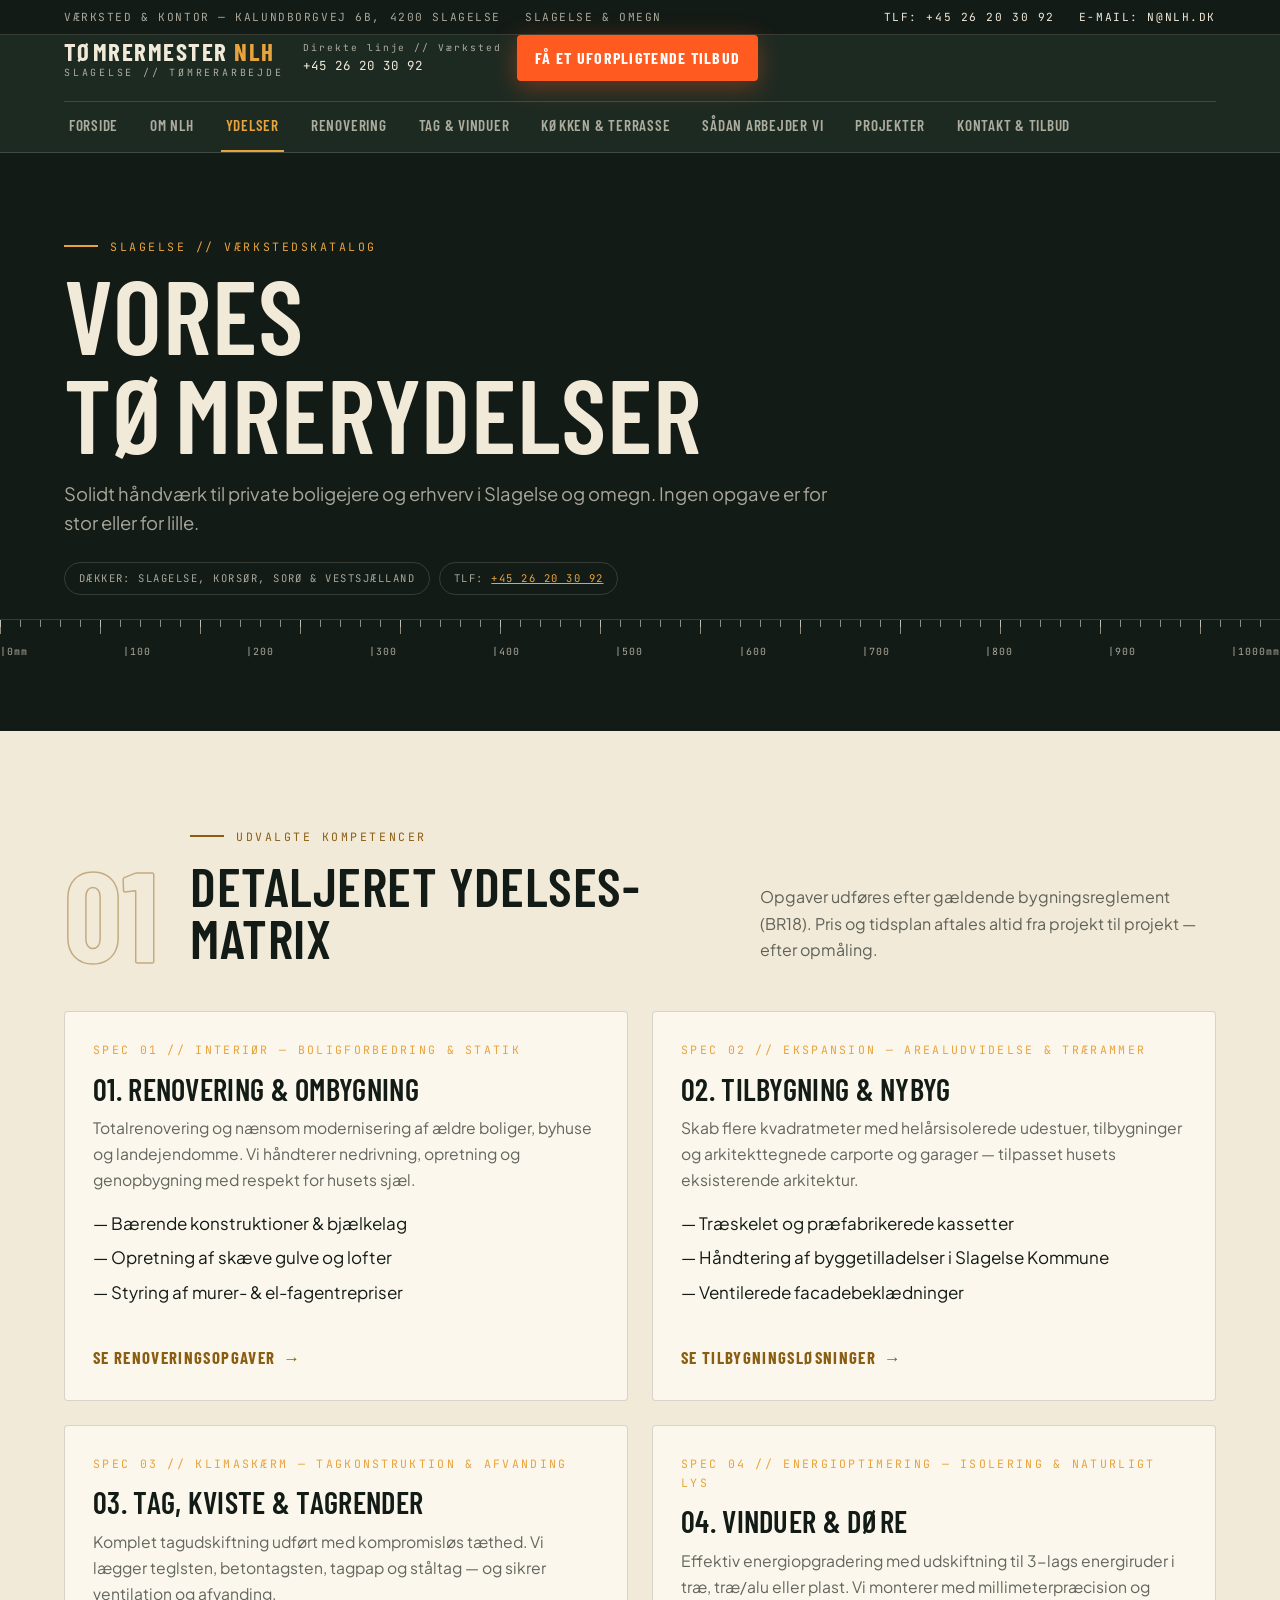
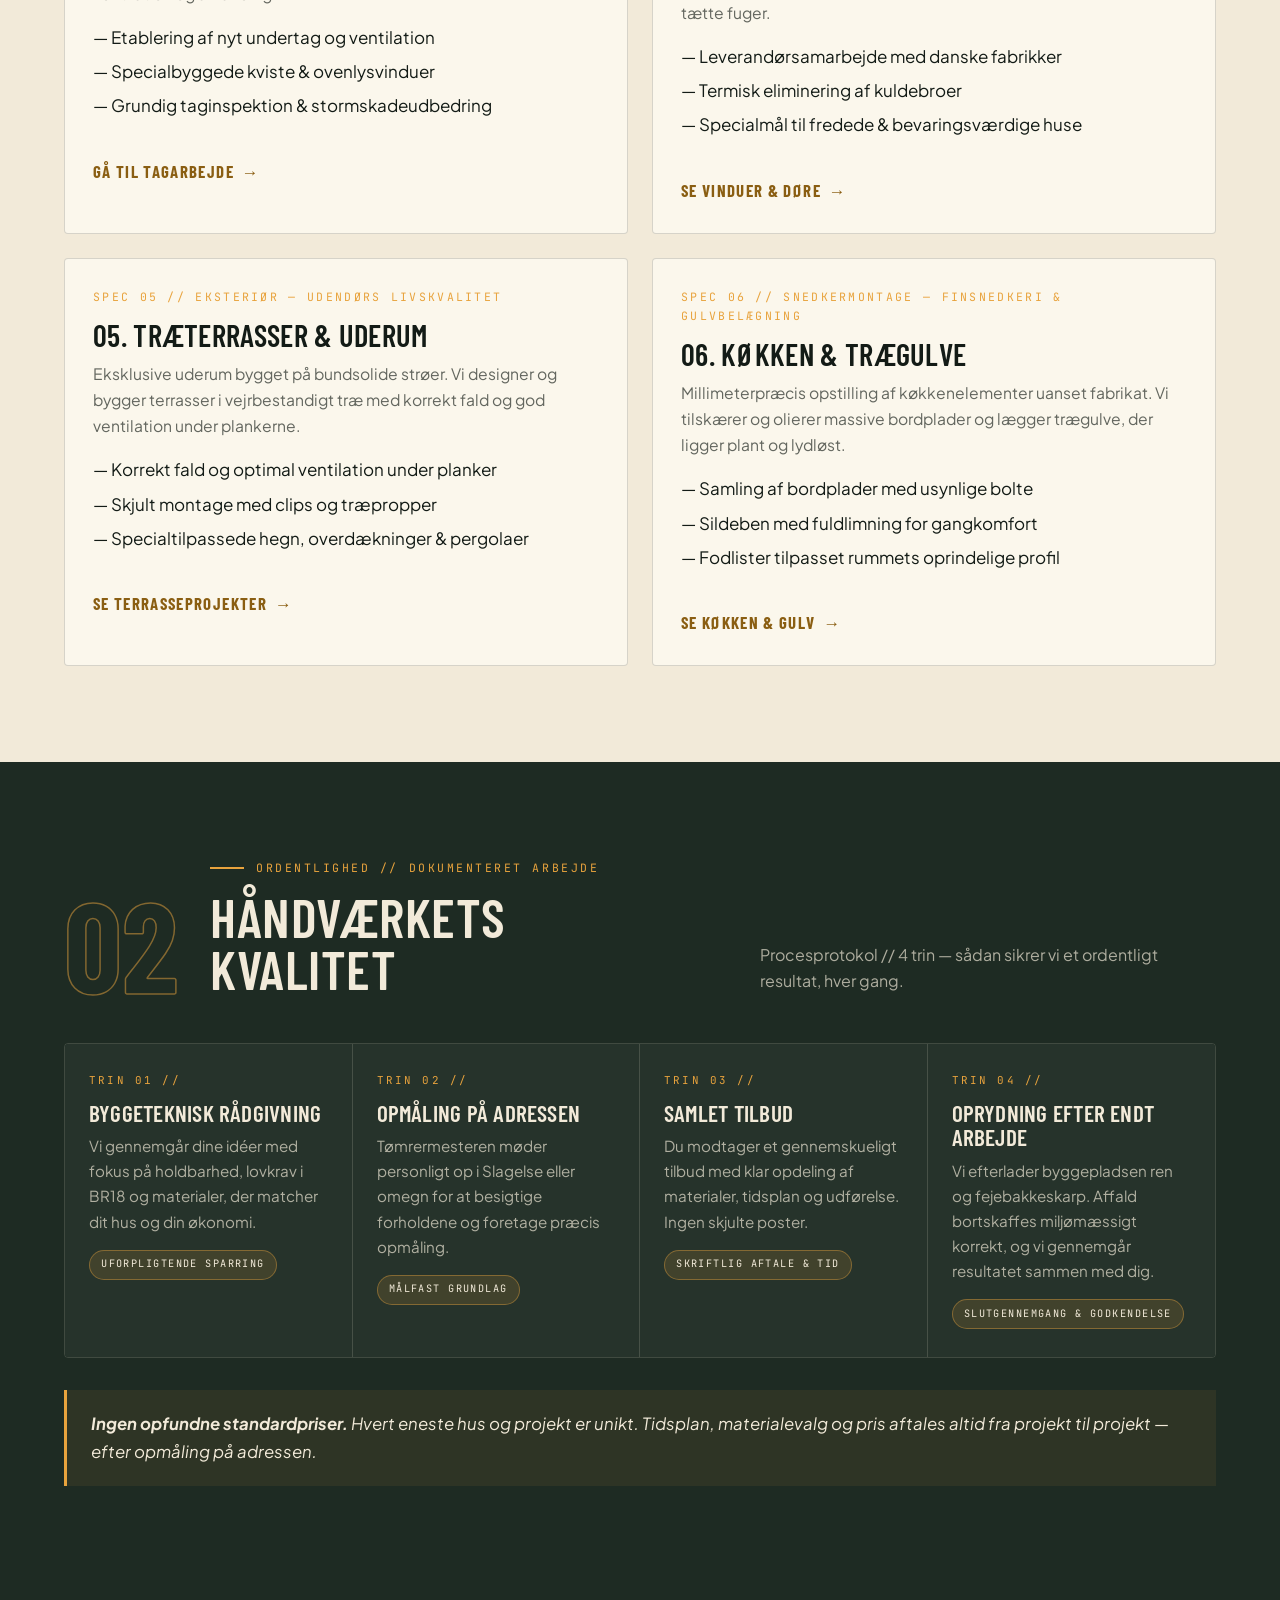
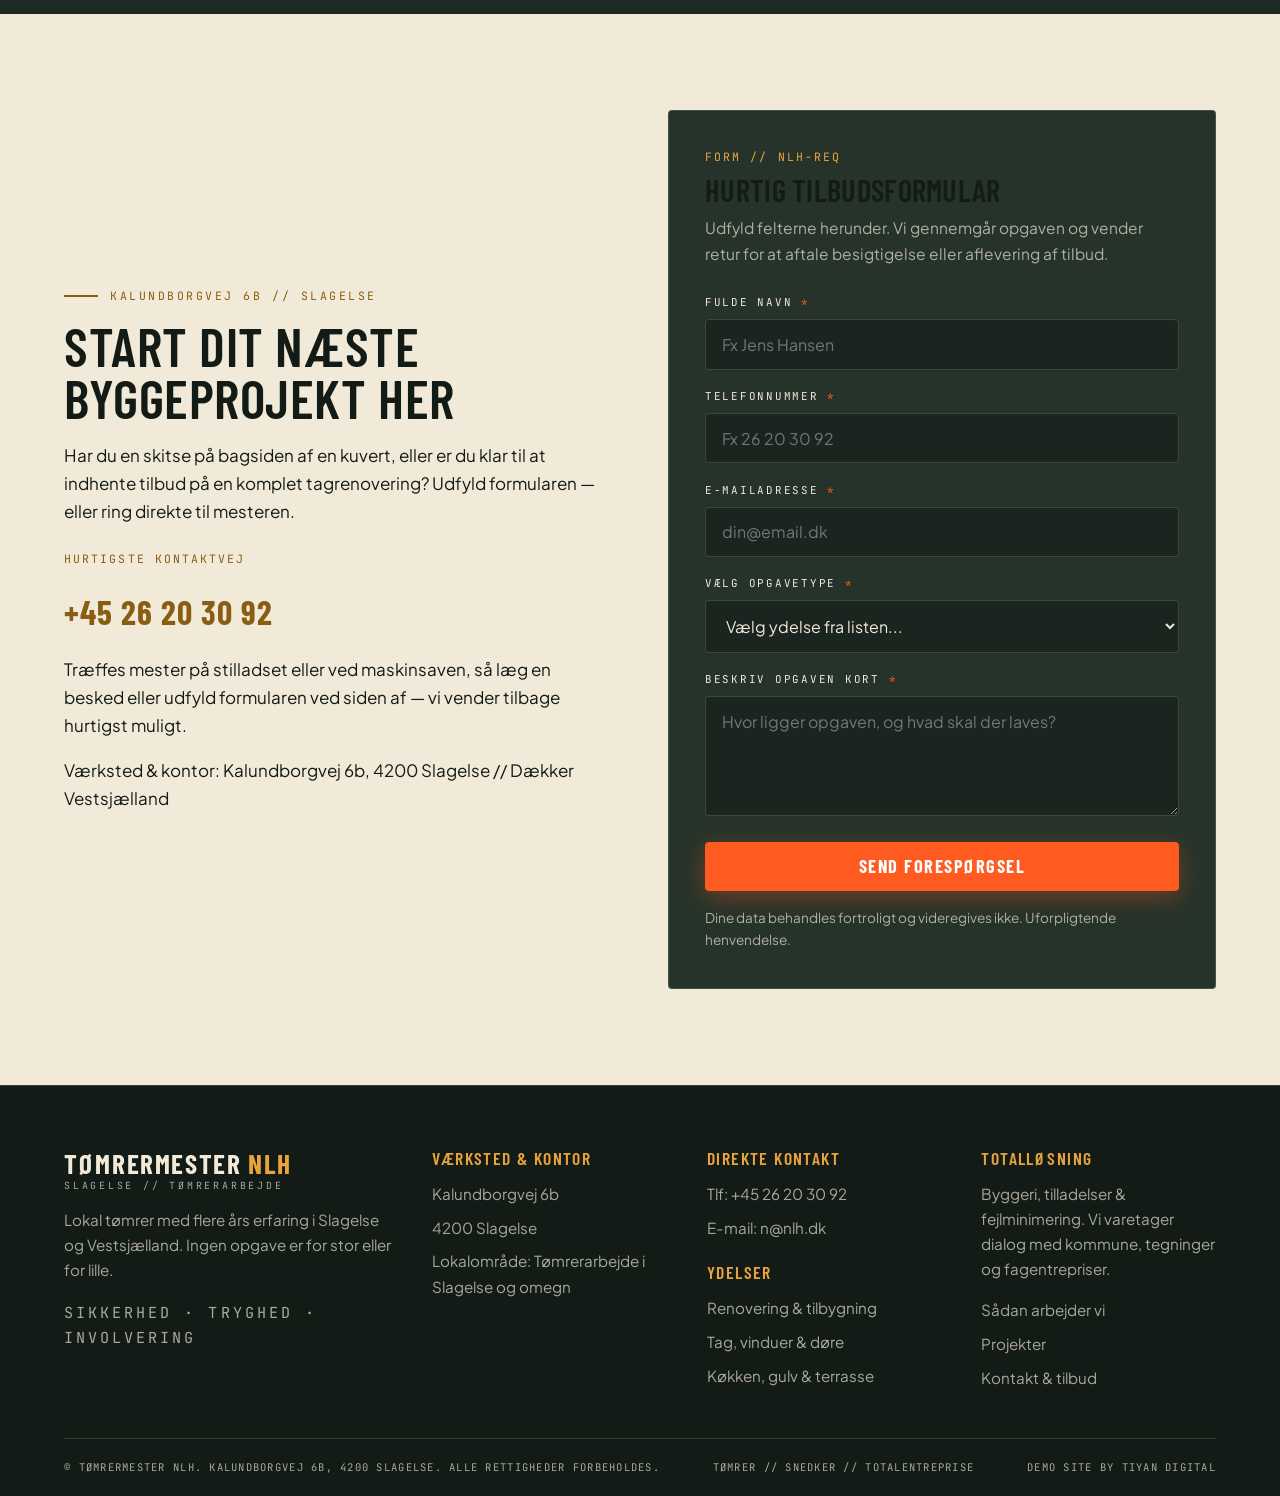
<file: ydelser.html>
<!DOCTYPE html>
<html lang="da">
<head>
<meta charset="utf-8">
<meta name="viewport" content="width=device-width, initial-scale=1">
<title>Vores tømrerydelser — Tømrermester NLH, Slagelse</title>
<meta name="description" content="Tømrermester NLH's ydelser i Slagelse: renovering, tilbygning, tag, vinduer og døre, terrasser, køkken og trægulve. Skriftligt tilbud efter opmåling.">
<meta property="og:title" content="Vores tømrerydelser — Tømrermester NLH, Slagelse">
<meta property="og:description" content="Tømrermester NLH's ydelser i Slagelse: renovering, tilbygning, tag, vinduer og døre, terrasser, køkken og trægulve. Skriftligt tilbud efter opmåling.">
<meta property="og:type" content="website">
<meta property="og:locale" content="da_DK">
<link rel="icon" href="data:image/svg+xml,%3Csvg xmlns='http://www.w3.org/2000/svg' viewBox='0 0 64 64'%3E%3Crect width='64' height='64' fill='%231E2B23'/%3E%3Ctext x='32' y='44' font-family='Arial Black' font-size='28' font-weight='900' fill='%23E8A33D' text-anchor='middle'%3ENLH%3C/text%3E%3C/svg%3E">
<link rel="preconnect" href="https://fonts.googleapis.com">
<link rel="preconnect" href="https://fonts.gstatic.com" crossorigin>
<link href="https://fonts.googleapis.com/css2?family=Barlow+Condensed:wght@500;600;700&family=Plus+Jakarta+Sans:wght@400;500;600;700&family=JetBrains+Mono:wght@400;500;700&display=swap" rel="stylesheet">
<link rel="stylesheet" href="assets/css/style.css">
</head>
<body data-page="ydelser">
<a class="skip-link" href="#main">Spring til indhold</a>
<header class="topbar">
  <div class="wrap">
    <span class="tb-left"><span>Værksted &amp; kontor — Kalundborgvej 6b, 4200 Slagelse</span><span>Slagelse &amp; omegn</span></span>
    <a href="tel:+4526203092">Tlf: +45 26 20 30 92</a>
    <a href="mailto:n@nlh.dk">E-mail: n@nlh.dk</a>
  </div>
</header>
<header class="site-header">
  <div class="wrap header-in">
    <a class="logo" href="index.html" aria-label="Tømrermester NLH — Forside">
      <span class="logo-name">Tømrermester <em>NLH</em></span>
      <span class="logo-sub">Slagelse // Tømrerarbejde</span>
    </a>
    <button class="nav-toggle" type="button" aria-expanded="false" aria-controls="main-nav">Menu ☰</button>
    <nav class="main-nav" id="main-nav" aria-label="Hovedmenu">
      <ul>
          <li><a href="index.html" data-nav="forside">Forside</a></li>
          <li><a href="om-nlh.html" data-nav="om">Om NLH</a></li>
          <li><a href="ydelser.html" data-nav="ydelser">Ydelser</a></li>
          <li><a href="renovering-tilbygning.html" data-nav="renovering">Renovering</a></li>
          <li><a href="tag-vinduer-doere.html" data-nav="tag">Tag &amp; Vinduer</a></li>
          <li><a href="koekken-gulv-terrasse.html" data-nav="koekken">Køkken &amp; Terrasse</a></li>
          <li><a href="saadan-arbejder-vi.html" data-nav="proces">Sådan arbejder vi</a></li>
          <li><a href="projekter.html" data-nav="projekter">Projekter</a></li>
          <li><a href="kontakt-tilbud.html" data-nav="kontakt">Kontakt &amp; Tilbud</a></li>
      </ul>
    </nav>
    <div class="header-cta">
      <a class="header-phone" href="tel:+4526203092"><small>Direkte linje // Værksted</small>+45 26 20 30 92</a>
      <a class="btn btn-orange btn-sm" href="kontakt-tilbud.html">Få et uforpligtende tilbud</a>
    </div>
  </div>
</header>
<main id="main">

<section class="page-hero">
  <div class="wrap">
    <p class="eyebrow">Slagelse // Værkstedskatalog</p>
    <h1>Vores tømrerydelser</h1>
    <p class="lead">Solidt håndværk til private boligejere og erhverv i Slagelse og omegn. Ingen opgave er for stor eller for lille.</p>
    <div class="chips">
      <span class="chip">Dækker: Slagelse, Korsør, Sorø &amp; Vestsjælland</span>
      <span class="chip">Tlf: <a href="tel:+4526203092" style="color:var(--amber)">+45 26 20 30 92</a></span>
    </div>
  </div>
  <div class="tape" aria-hidden="true"><div class="tape-nums"><span>|0mm</span><span>|100</span><span>|200</span><span>|300</span><span>|400</span><span>|500</span><span>|600</span><span>|700</span><span>|800</span><span>|900</span><span>|1000mm</span></div></div>
</section>

<section class="birch" aria-label="Detaljeret ydelses-matrix">
  <div class="wrap">
    <div class="sec-head reveal">
      <span class="secnum on-light" aria-hidden="true">01</span>
      <div>
        <p class="eyebrow on-light">Udvalgte kompetencer</p>
        <h2>Detaljeret ydelses-matrix</h2>
      </div>
      <div class="sec-intro on-light"><p>Opgaver udføres efter gældende bygningsreglement (BR18). Pris og tidsplan aftales altid fra projekt til projekt — efter opmåling.</p></div>
    </div>
    <div class="grid-2">
      <article class="card reveal">
        <p class="num">Spec 01 // Interiør — Boligforbedring &amp; statik</p>
        <h3>01. Renovering &amp; ombygning</h3>
        <p class="on-light-p">Totalrenovering og nænsom modernisering af ældre boliger, byhuse og landejendomme. Vi håndterer nedrivning, opretning og genopbygning med respekt for husets sjæl.</p>
        <ul style="list-style:none;margin-top:1rem;display:grid;gap:.4rem">
          <li>— Bærende konstruktioner &amp; bjælkelag</li>
          <li>— Opretning af skæve gulve og lofter</li>
          <li>— Styring af murer- &amp; el-fagentrepriser</li>
        </ul>
        <p style="margin-top:1.2rem"><a class="tile-link" href="renovering-tilbygning.html" style="color:#8A5E12">Se renoveringsopgaver</a></p>
      </article>
      <article class="card reveal" data-delay="1">
        <p class="num">Spec 02 // Ekspansion — Arealudvidelse &amp; trærammer</p>
        <h3>02. Tilbygning &amp; nybyg</h3>
        <p class="on-light-p">Skab flere kvadratmeter med helårsisolerede udestuer, tilbygninger og arkitekttegnede carporte og garager — tilpasset husets eksisterende arkitektur.</p>
        <ul style="list-style:none;margin-top:1rem;display:grid;gap:.4rem">
          <li>— Træskelet og præfabrikerede kassetter</li>
          <li>— Håndtering af byggetilladelser i Slagelse Kommune</li>
          <li>— Ventilerede facadebeklædninger</li>
        </ul>
        <p style="margin-top:1.2rem"><a class="tile-link" href="renovering-tilbygning.html" style="color:#8A5E12">Se tilbygningsløsninger</a></p>
      </article>
      <article class="card reveal">
        <p class="num">Spec 03 // Klimaskærm — Tagkonstruktion &amp; afvanding</p>
        <h3>03. Tag, kviste &amp; tagrender</h3>
        <p class="on-light-p">Komplet tagudskiftning udført med kompromisløs tæthed. Vi lægger teglsten, betontagsten, tagpap og ståltag — og sikrer ventilation og afvanding.</p>
        <ul style="list-style:none;margin-top:1rem;display:grid;gap:.4rem">
          <li>— Etablering af nyt undertag og ventilation</li>
          <li>— Specialbyggede kviste &amp; ovenlysvinduer</li>
          <li>— Grundig taginspektion &amp; stormskadeudbedring</li>
        </ul>
        <p style="margin-top:1.2rem"><a class="tile-link" href="tag-vinduer-doere.html" style="color:#8A5E12">Gå til tagarbejde</a></p>
      </article>
      <article class="card reveal" data-delay="1">
        <p class="num">Spec 04 // Energioptimering — Isolering &amp; naturligt lys</p>
        <h3>04. Vinduer &amp; døre</h3>
        <p class="on-light-p">Effektiv energiopgradering med udskiftning til 3-lags energiruder i træ, træ/alu eller plast. Vi monterer med millimeterpræcision og tætte fuger.</p>
        <ul style="list-style:none;margin-top:1rem;display:grid;gap:.4rem">
          <li>— Leverandørsamarbejde med danske fabrikker</li>
          <li>— Termisk eliminering af kuldebroer</li>
          <li>— Specialmål til fredede &amp; bevaringsværdige huse</li>
        </ul>
        <p style="margin-top:1.2rem"><a class="tile-link" href="tag-vinduer-doere.html" style="color:#8A5E12">Se vinduer &amp; døre</a></p>
      </article>
      <article class="card reveal">
        <p class="num">Spec 05 // Eksteriør — Udendørs livskvalitet</p>
        <h3>05. Træterrasser &amp; uderum</h3>
        <p class="on-light-p">Eksklusive uderum bygget på bundsolide strøer. Vi designer og bygger terrasser i vejrbestandigt træ med korrekt fald og god ventilation under plankerne.</p>
        <ul style="list-style:none;margin-top:1rem;display:grid;gap:.4rem">
          <li>— Korrekt fald og optimal ventilation under planker</li>
          <li>— Skjult montage med clips og træpropper</li>
          <li>— Specialtilpassede hegn, overdækninger &amp; pergolaer</li>
        </ul>
        <p style="margin-top:1.2rem"><a class="tile-link" href="koekken-gulv-terrasse.html" style="color:#8A5E12">Se terrasseprojekter</a></p>
      </article>
      <article class="card reveal" data-delay="1">
        <p class="num">Spec 06 // Snedkermontage — Finsnedkeri &amp; gulvbelægning</p>
        <h3>06. Køkken &amp; trægulve</h3>
        <p class="on-light-p">Millimeterpræcis opstilling af køkkenelementer uanset fabrikat. Vi tilskærer og olierer massive bordplader og lægger trægulve, der ligger plant og lydløst.</p>
        <ul style="list-style:none;margin-top:1rem;display:grid;gap:.4rem">
          <li>— Samling af bordplader med usynlige bolte</li>
          <li>— Sildeben med fuldlimning for gangkomfort</li>
          <li>— Fodlister tilpasset rummets oprindelige profil</li>
        </ul>
        <p style="margin-top:1.2rem"><a class="tile-link" href="koekken-gulv-terrasse.html" style="color:#8A5E12">Se køkken &amp; gulv</a></p>
      </article>
    </div>
  </div>
</section>

<section aria-label="Håndværkets kvalitet">
  <div class="wrap">
    <div class="sec-head reveal">
      <span class="secnum " aria-hidden="true">02</span>
      <div>
        <p class="eyebrow">Ordentlighed // Dokumenteret arbejde</p>
        <h2>Håndværkets kvalitet</h2>
      </div>
      <div class="sec-intro "><p>Procesprotokol // 4 trin — sådan sikrer vi et ordentligt resultat, hver gang.</p></div>
    </div>
    <div class="steps">
      <div class="step reveal">
        <p class="fase">Trin 01 //</p>
        <h3>Byggeteknisk rådgivning</h3>
        <p>Vi gennemgår dine idéer med fokus på holdbarhed, lovkrav i BR18 og materialer, der matcher dit hus og din økonomi.</p>
        <span class="step-tag">Uforpligtende sparring</span>
      </div>
      <div class="step reveal" data-delay="1">
        <p class="fase">Trin 02 //</p>
        <h3>Opmåling på adressen</h3>
        <p>Tømrermesteren møder personligt op i Slagelse eller omegn for at besigtige forholdene og foretage præcis opmåling.</p>
        <span class="step-tag">Målfast grundlag</span>
      </div>
      <div class="step reveal" data-delay="2">
        <p class="fase">Trin 03 //</p>
        <h3>Samlet tilbud</h3>
        <p>Du modtager et gennemskueligt tilbud med klar opdeling af materialer, tidsplan og udførelse. Ingen skjulte poster.</p>
        <span class="step-tag">Skriftlig aftale &amp; tid</span>
      </div>
      <div class="step reveal" data-delay="3">
        <p class="fase">Trin 04 //</p>
        <h3>Oprydning efter endt arbejde</h3>
        <p>Vi efterlader byggepladsen ren og fejebakkeskarp. Affald bortskaffes miljømæssigt korrekt, og vi gennemgår resultatet sammen med dig.</p>
        <span class="step-tag">Slutgennemgang &amp; godkendelse</span>
      </div>
    </div>
    <div class="quote-note reveal">
      <strong>Ingen opfundne standardpriser.</strong> Hvert eneste hus og projekt er unikt. Tidsplan, materialevalg og pris aftales altid fra projekt til projekt — efter opmåling på adressen.
    </div>
  </div>
</section>

<section class="birch" aria-label="Start dit næste byggeprojekt her">
  <div class="wrap">
    <div class="split">
      <div class="split-copy reveal">
        <p class="eyebrow on-light">Kalundborgvej 6b // Slagelse</p>
        <h2>Start dit næste byggeprojekt her</h2>
        <p>Har du en skitse på bagsiden af en kuvert, eller er du klar til at indhente tilbud på en komplet tagrenovering? Udfyld formularen — eller ring direkte til mesteren.</p>
        <p class="mono" style="color:#8A5E12;margin-top:1.5rem">Hurtigste kontaktvej</p>
        <p><a class="big-link" href="tel:+4526203092" style="color:#8A5E12">+45 26 20 30 92</a></p>
        <p>Træffes mester på stilladset eller ved maskinsaven, så læg en besked eller udfyld formularen ved siden af — vi vender tilbage hurtigst muligt.</p>
        <p style="margin-top:1rem">Værksted &amp; kontor: Kalundborgvej 6b, 4200 Slagelse // Dækker Vestsjælland</p>
      </div>
      <div class="reveal" data-delay="1"><div class="form-panel">
      <p class="mono" style="color:var(--amber)">Form // NLH-REQ</p>
      <h3>Hurtig tilbudsformular</h3>
      <p class="form-intro">Udfyld felterne herunder. Vi gennemgår opgaven og vender retur for at aftale besigtigelse eller aflevering af tilbud.</p>
      <form class="quote-form" id="form-ydelser" novalidate>
<div class="field">
        <label for="f-navn">Fulde navn <span class="req">*</span></label>
        <input type="text" id="f-navn" name="navn" placeholder="Fx Jens Hansen" required autocomplete="name">
        <p class="err">Skriv dit fulde navn (mindst 2 tegn).</p>
      </div><div class="field">
        <label for="f-telefon">Telefonnummer <span class="req">*</span></label>
        <input type="tel" id="f-telefon" name="telefon" placeholder="Fx 26 20 30 92" required autocomplete="tel">
        <p class="err">Skriv et gyldigt telefonnummer (mindst 8 cifre).</p>
      </div><div class="field">
        <label for="f-email">E-mailadresse <span class="req">*</span></label>
        <input type="email" id="f-email" name="email" placeholder="din@email.dk" required autocomplete="email">
        <p class="err">Skriv en gyldig e-mailadresse.</p>
      </div><div class="field">
        <label for="f-opgavetype">Vælg opgavetype <span class="req">*</span></label>
        <select id="f-opgavetype" name="opgavetype" required><option value="" selected>Vælg ydelse fra listen...</option><option value="01. Renovering & Ombygning">01. Renovering & Ombygning</option><option value="02. Tilbygning & Nybyg">02. Tilbygning & Nybyg</option><option value="03. Tag, Kviste & Tagrender">03. Tag, Kviste & Tagrender</option><option value="04. Vinduer & Døre">04. Vinduer & Døre</option><option value="05. Træterrasser & Uderum">05. Træterrasser & Uderum</option><option value="06. Køkkenmontering & Trægulve">06. Køkkenmontering & Trægulve</option><option value="Andet tømrerarbejde">Andet tømrerarbejde</option></select>
        <p class="err">Vælg en opgavetype.</p>
      </div><div class="field">
        <label for="f-beskrivelse">Beskriv opgaven kort <span class="req">*</span></label>
        <textarea id="f-beskrivelse" name="beskrivelse" placeholder="Hvor ligger opgaven, og hvad skal der laves?" required></textarea>
        <p class="err">Beskriv opgaven med mindst 10 tegn.</p>
      </div>


        <button class="btn btn-orange btn-block" type="submit">Send forespørgsel</button>
        <p class="form-note">Dine data behandles fortroligt og videregives ikke. Uforpligtende henvendelse.</p>
      </form>
      <div class="form-success" role="status">
        <div class="ok-mark">✓</div>
        <h3>Tak for din henvendelse!</h3>
        <p>Tømrermesteren ringer dig op hurtigst muligt for at aftale opmåling og tilbud.</p>
        <p class="demo-note">Demo: Formularen sender ikke data til en server endnu. Vil du have svar med det samme, så ring +45 26 20 30 92.</p>
        <p style="margin-top:1.5rem"><a class="btn btn-ghost on-light" href="tel:+4526203092">Ring +45 26 20 30 92</a></p>
      </div>
    </div></div>
    </div>
  </div>
</section>

</main>
<footer class="site-footer">
  <div class="wrap">
    <div class="footer-grid">
      <div class="footer-brand">
        <a class="logo" href="index.html">
          <span class="logo-name">Tømrermester <em>NLH</em></span>
          <span class="logo-sub">Slagelse // Tømrerarbejde</span>
        </a>
        <p style="margin-top:1rem">Lokal tømrer med flere års erfaring i Slagelse og Vestsjælland. Ingen opgave er for stor eller for lille.</p>
        <p class="footer-motto">Sikkerhed · Tryghed · Involvering</p>
      </div>
      <div>
        <h4>Værksted &amp; kontor</h4>
        <ul>
          <li>Kalundborgvej 6b</li>
          <li>4200 Slagelse</li>
          <li>Lokalområde: Tømrerarbejde i Slagelse og omegn</li>
        </ul>
      </div>
      <div>
        <h4>Direkte kontakt</h4>
        <ul>
          <li><a href="tel:+4526203092">Tlf: +45 26 20 30 92</a></li>
          <li><a href="mailto:n@nlh.dk">E-mail: n@nlh.dk</a></li>
        </ul>
        <h4 style="margin-top:1.5rem">Ydelser</h4>
        <ul>
          <li><a href="renovering-tilbygning.html">Renovering &amp; tilbygning</a></li>
          <li><a href="tag-vinduer-doere.html">Tag, vinduer &amp; døre</a></li>
          <li><a href="koekken-gulv-terrasse.html">Køkken, gulv &amp; terrasse</a></li>
        </ul>
      </div>
      <div>
        <h4>Totalløsning</h4>
        <p>Byggeri, tilladelser &amp; fejlminimering. Vi varetager dialog med kommune, tegninger og fagentrepriser.</p>
        <ul style="margin-top:1rem">
          <li><a href="saadan-arbejder-vi.html">Sådan arbejder vi</a></li>
          <li><a href="projekter.html">Projekter</a></li>
          <li><a href="kontakt-tilbud.html">Kontakt &amp; tilbud</a></li>
        </ul>
      </div>
    </div>
    <div class="footer-bottom">
      <span>© Tømrermester NLH. Kalundborgvej 6b, 4200 Slagelse. Alle rettigheder forbeholdes.</span>
      <span>Tømrer // Snedker // Totalentreprise</span>
      <span>Demo site by <a href="https://tiyandegital.com" rel="noopener">Tiyan Digital</a></span>
    </div>
  </div>
</footer>
<script src="assets/js/main.js" defer></script>
</body>
</html>
</file>
<file: assets/css/style.css>
/* ============================================================
   TØMRERMESTER NLH — "Værksted / Workshop Noir"
   Tokens: deep green #1E2B23 · timber amber #E8A33D
   pale birch #F2EAD9 · signal orange #FF5A1F (quote CTAs only)
   Fonts: Barlow Condensed (display) · Plus Jakarta Sans (body)
   JetBrains Mono (labels)
   ============================================================ */
:root{
  --green:#1E2B23;
  --green-2:#26332B;
  --green-3:#3C4A41;
  --green-4:#546258;
  --ink:#131B16;
  --ink-2:#151D18;
  --amber:#E8A33D;
  --amber-soft:#FFB956;
  --birch:#F2EAD9;
  --birch-2:#E9DFC8;
  --orange:#FF5A1F;
  --orange-dark:#D84100;
  --line:rgba(242,234,217,.16);
  --line-dark:rgba(19,27,22,.16);
  --muted:rgba(242,234,217,.68);
  --muted-dark:rgba(19,27,22,.66);
  --radius:4px;
  --wrap:1200px;
  --ease-out:cubic-bezier(.16,1,.3,1);
  --ease-io:cubic-bezier(.4,0,.2,1);
}
*,*::before,*::after{box-sizing:border-box;margin:0;padding:0}
html{scroll-behavior:smooth}
html,body{overflow-x:hidden}
body{
  background:var(--green);
  color:var(--birch);
  font-family:"Plus Jakarta Sans",system-ui,-apple-system,"Segoe UI",sans-serif;
  font-size:17px;line-height:1.65;
  -webkit-font-smoothing:antialiased;
}
body::before{content:"";position:fixed;inset:0;background:var(--green);z-index:-1}
::selection{background:var(--amber);color:var(--ink)}
img{max-width:100%;display:block;height:auto}
a{color:inherit}
a:focus-visible,button:focus-visible,input:focus-visible,select:focus-visible,
textarea:focus-visible,summary:focus-visible,[tabindex]:focus-visible{
  outline:3px solid var(--amber);outline-offset:2px;border-radius:2px;
}
h1,h2,h3,h4{
  font-family:"Barlow Condensed","Arial Narrow",sans-serif;
  font-weight:600;text-transform:uppercase;
  line-height:.95;letter-spacing:.01em;
}
h1{font-size:clamp(3.4rem,9vw,6.5rem)}
h2{font-size:clamp(2.2rem,4.6vw,3.4rem)}
h3{font-size:clamp(1.5rem,2.6vw,1.9rem);line-height:1.05}
h4{font-size:1.25rem;letter-spacing:.04em}
p{max-width:68ch}
.mono{
  font-family:"JetBrains Mono",ui-monospace,monospace;
  font-size:.72rem;letter-spacing:.18em;text-transform:uppercase;
}
.eyebrow{
  font-family:"JetBrains Mono",ui-monospace,monospace;
  font-size:.72rem;letter-spacing:.22em;text-transform:uppercase;
  color:var(--amber);display:flex;align-items:center;gap:.75rem;
}
.eyebrow::before{content:"";width:34px;height:2px;background:var(--amber);flex:none}
.eyebrow.on-light{color:#8A5E12}
.eyebrow.on-light::before{background:#8A5E12}
.wrap{max-width:var(--wrap);margin:0 auto;padding:0 24px}
section{padding:96px 0}
section.tight{padding:64px 0}
.lead{font-size:1.15rem;line-height:1.6;color:var(--muted);max-width:62ch}
.lead.on-light{color:var(--muted-dark)}

/* ---------- skip link ---------- */
.skip-link{
  position:absolute;left:16px;top:-60px;z-index:200;
  background:var(--amber);color:var(--ink);padding:10px 16px;
  font-family:"JetBrains Mono",monospace;font-size:.8rem;font-weight:700;
  text-decoration:none;transition:top .2s var(--ease-io);
}
.skip-link:focus{top:12px}

/* ---------- top bar ---------- */
.topbar{
  background:var(--ink);border-bottom:1px solid var(--line);
  font-family:"JetBrains Mono",monospace;font-size:.7rem;
  letter-spacing:.14em;text-transform:uppercase;color:var(--muted);
}
.topbar .wrap{display:flex;gap:1.5rem;align-items:center;justify-content:flex-end;
  padding-top:8px;padding-bottom:8px;flex-wrap:wrap}
.topbar a{text-decoration:none;color:var(--birch)}
.topbar a:hover{color:var(--amber)}
.topbar .tb-left{margin-right:auto;display:flex;gap:1.5rem;flex-wrap:wrap}

/* ---------- header / nav ---------- */
.site-header{
  position:sticky;top:0;z-index:100;
  background:rgba(30,43,35,.92);
  backdrop-filter:blur(10px);-webkit-backdrop-filter:blur(10px);
  border-bottom:1px solid var(--line);
  transition:box-shadow .3s var(--ease-io);
}
.site-header.scrolled{box-shadow:0 12px 32px rgba(0,0,0,.35)}
.header-in{display:flex;align-items:center;gap:1.25rem;min-height:72px;flex-wrap:wrap}
.logo{text-decoration:none;display:flex;flex-direction:column;line-height:1;flex:none}
.logo .logo-name{
  font-family:"Barlow Condensed",sans-serif;font-weight:700;
  font-size:1.55rem;letter-spacing:.06em;text-transform:uppercase;color:var(--birch);
}
.logo .logo-name em{font-style:normal;color:var(--amber)}
.logo .logo-sub{
  font-family:"JetBrains Mono",monospace;font-size:.62rem;
  letter-spacing:.28em;text-transform:uppercase;color:var(--muted);margin-top:4px;
}
.main-nav{order:3;flex:1 1 100%;border-top:1px solid var(--line)}
.main-nav ul{display:flex;list-style:none;gap:.15rem 1.4rem;flex-wrap:wrap;justify-content:flex-start}
.main-nav a{
  display:block;padding:.7rem .3rem;text-decoration:none;
  font-family:"Barlow Condensed",sans-serif;font-weight:600;
  font-size:.95rem;letter-spacing:.05em;text-transform:uppercase;white-space:nowrap;
  color:var(--muted);border-bottom:2px solid transparent;
  transition:color .2s,border-color .2s;
}
.main-nav a:hover{color:var(--birch)}
.main-nav a.active{color:var(--amber);border-bottom-color:var(--amber)}
.header-cta{display:flex;align-items:center;gap:1rem;flex:none}
.header-phone{
  font-family:"JetBrains Mono",monospace;font-size:.78rem;letter-spacing:.08em;
  text-decoration:none;color:var(--birch);white-space:nowrap;
}
.header-phone:hover{color:var(--amber)}
.header-phone small{display:block;font-size:.6rem;letter-spacing:.2em;color:var(--muted)}
.nav-toggle{
  display:none;background:none;border:1px solid var(--line);border-radius:var(--radius);
  color:var(--birch);padding:.55rem .7rem;cursor:pointer;
  font-family:"JetBrains Mono",monospace;font-size:.75rem;letter-spacing:.15em;
}

/* ---------- buttons ---------- */
.btn{
  display:inline-flex;align-items:center;justify-content:center;gap:.6rem;
  font-family:"Barlow Condensed",sans-serif;font-weight:700;
  font-size:1.15rem;letter-spacing:.08em;text-transform:uppercase;
  text-decoration:none;cursor:pointer;border:0;border-radius:var(--radius);
  padding:.85rem 1.6rem;min-height:48px;
  transition:transform .2s var(--ease-out),background .2s,color .2s,box-shadow .2s;
}
.btn:active{transform:scale(.97)}
.btn-orange{background:var(--orange);color:#fff;box-shadow:0 6px 24px rgba(255,90,31,.35)}
.btn-orange:hover{background:#FF6E3D;transform:translateY(-2px)}
.btn-amber{background:var(--amber);color:var(--ink)}
.btn-amber:hover{background:var(--amber-soft);transform:translateY(-2px)}
.btn-ghost{
  background:transparent;color:var(--birch);
  box-shadow:inset 0 0 0 1.5px rgba(242,234,217,.45);
}
.btn-ghost:hover{box-shadow:inset 0 0 0 1.5px var(--amber);color:var(--amber)}
.btn-ghost.on-light{color:var(--ink);box-shadow:inset 0 0 0 1.5px rgba(19,27,22,.5)}
.btn-ghost.on-light:hover{color:#8A5E12;box-shadow:inset 0 0 0 1.5px #8A5E12}
.btn-sm{padding:.6rem 1.1rem;font-size:1rem;min-height:44px}
.btn-block{width:100%}

/* ---------- hero ---------- */
.hero{position:relative;padding:0;overflow:hidden;background:var(--ink)}
.hero-media{position:absolute;inset:0;overflow:hidden}
.hero-media img{
  width:100%;height:100%;object-fit:cover;object-position:center 35%;
  animation:pushin 7s var(--ease-out) both;
}
@keyframes pushin{from{transform:scale(1.12)}to{transform:scale(1)}}
.hero-media::after{
  content:"";position:absolute;inset:0;
  background:linear-gradient(100deg,rgba(19,27,22,.94) 0%,rgba(19,27,22,.78) 42%,rgba(19,27,22,.28) 78%,rgba(19,27,22,.45) 100%);
}
.hero-in{position:relative;z-index:2;padding:110px 0 0}
.hero h1{margin:.5rem 0 1rem;max-width:12ch}
.hero h1 .line{display:block;overflow:hidden}
.hero h1 .line span{display:inline-block;animation:rise .9s var(--ease-out) both}
.hero h1 .line:nth-child(2) span{animation-delay:.12s}
.hero h1 .line:nth-child(3) span{animation-delay:.24s}
@keyframes rise{from{transform:translateY(110%)}to{transform:translateY(0)}}
.hero .accent{color:var(--amber)}
.hero-sub{font-size:1.2rem;color:rgba(242,234,217,.88);max-width:56ch;margin-bottom:2rem}
.hero-actions{display:flex;gap:1rem;flex-wrap:wrap;align-items:center}
.hero-phone{font-family:"JetBrains Mono",monospace;font-size:.85rem;letter-spacing:.06em}
.hero-phone a{color:var(--amber);text-decoration:none;font-weight:700}
.hero-phone a:hover{text-decoration:underline}
.hero-meta{
  margin-top:4.5rem;border-top:1px solid var(--line);
  display:grid;grid-template-columns:repeat(4,1fr);gap:1px;background:var(--line);
}
.hero-meta div{background:rgba(19,27,22,.72);padding:1.1rem 1.25rem;backdrop-filter:blur(4px)}
.hero-meta .k{font-family:"JetBrains Mono",monospace;font-size:.64rem;letter-spacing:.2em;color:var(--amber);text-transform:uppercase}
.hero-meta .v{font-family:"Barlow Condensed",sans-serif;font-size:1.2rem;font-weight:600;letter-spacing:.04em;text-transform:uppercase;margin-top:.3rem}
/* tape sweep on load */
.hero-tape{position:relative;z-index:2;margin-top:0}
.tape-sweep{height:3px;background:var(--amber);transform-origin:left;animation:sweep 1.4s var(--ease-out) .3s both}
@keyframes sweep{from{transform:scaleX(0)}to{transform:scaleX(1)}}
/* measuring tape ruler */
.tape{
  --tick:rgba(242,234,217,.55);
  border-top:1px solid var(--line);
  padding:10px 0 6px;
  background-image:
    repeating-linear-gradient(90deg,var(--tick) 0 1px,transparent 1px 100px),
    repeating-linear-gradient(90deg,var(--tick) 0 1px,transparent 1px 20px);
  background-size:100% 14px,100% 7px;
  background-position:0 0,0 0;
  background-repeat:repeat-x;
}
.tape .tape-nums{
  display:flex;justify-content:space-between;
  font-family:"JetBrains Mono",monospace;font-size:.62rem;
  letter-spacing:.1em;color:var(--muted);padding-top:14px;
}
.tape.on-light{--tick:rgba(19,27,22,.5);border-top-color:var(--line-dark)}
.tape.on-light .tape-nums{color:var(--muted-dark)}

/* ---------- section heads ---------- */
.sec-head{display:flex;gap:2rem;align-items:flex-end;flex-wrap:wrap;margin-bottom:3rem}
.sec-head h2{margin-top:.9rem;max-width:20ch}
.sec-head .secnum{
  font-family:"Barlow Condensed",sans-serif;font-weight:700;
  font-size:clamp(4.5rem,10vw,8rem);line-height:.8;color:transparent;
  -webkit-text-stroke:1.5px rgba(232,163,61,.5);flex:none;
  user-select:none;
}
.sec-head .secnum.on-light{-webkit-text-stroke:1.5px rgba(138,94,18,.45)}
.sec-head .sec-intro{margin-left:auto;max-width:38ch}
.sec-head .sec-intro p{color:var(--muted);font-size:1rem}
.sec-head .sec-intro.on-light p{color:var(--muted-dark)}

/* ---------- light (birch) sections ---------- */
.birch{background:var(--birch);color:var(--ink)}
.birch h2,.birch h3,.birch h4{color:var(--ink)}
.birch .lead{color:var(--muted-dark)}
.birch a{color:var(--ink)}
.birch .card{background:#FBF7EC;border:1px solid var(--line-dark)}

/* ---------- pillars / cards ---------- */
.grid-3{display:grid;grid-template-columns:repeat(3,1fr);gap:1.5rem}
.grid-2{display:grid;grid-template-columns:repeat(2,1fr);gap:1.5rem}
.grid-4{display:grid;grid-template-columns:repeat(4,1fr);gap:1.25rem}
.card{
  background:var(--green-2);border:1px solid var(--line);
  border-radius:var(--radius);padding:1.75rem;
  transition:transform .3s var(--ease-out),border-color .3s;
}
.card:hover{transform:translateY(-4px);border-color:rgba(232,163,61,.55)}
.card .num{
  font-family:"JetBrains Mono",monospace;font-size:.72rem;letter-spacing:.2em;
  color:var(--amber);text-transform:uppercase;
}
.card h3{margin:.9rem 0 .6rem}
.card p{font-size:.98rem;color:var(--muted)}
.card .tag{
  display:inline-block;margin-top:1.1rem;
  font-family:"JetBrains Mono",monospace;font-size:.66rem;letter-spacing:.16em;
  text-transform:uppercase;color:var(--amber);
  border-top:1px solid var(--line);padding-top:.8rem;
}
.card .tag.on-light{color:#8A5E12;border-top-color:var(--line-dark)}
.card p.on-light-p{color:var(--muted-dark)}

/* ---------- staggered service tiles ---------- */
.tiles{display:grid;grid-template-columns:repeat(12,1fr);gap:1.5rem}
.tile{
  position:relative;border-radius:var(--radius);overflow:hidden;
  background:var(--green-2);border:1px solid var(--line);
  display:flex;flex-direction:column;min-height:420px;
  transition:transform .3s var(--ease-out),border-color .3s;
}
.tile:hover{transform:translateY(-4px);border-color:rgba(232,163,61,.6)}
.tile.span7{grid-column:span 7}
.tile.span5{grid-column:span 5}
.tile:nth-child(even){transform:translateY(28px)}
.tile:nth-child(even):hover{transform:translateY(24px)}
.tile-media{height:210px;overflow:hidden;flex:none}
.tile-media img{width:100%;height:100%;object-fit:cover;transition:transform .6s var(--ease-out)}
.tile:hover .tile-media img{transform:scale(1.05)}
.tile-body{padding:1.6rem 1.6rem 1.4rem;display:flex;flex-direction:column;flex:1}
.tile-body .spec{font-family:"JetBrains Mono",monospace;font-size:.68rem;letter-spacing:.18em;color:var(--amber);text-transform:uppercase}
.tile-body h3{margin:.55rem 0 .5rem}
.tile-body p{font-size:.97rem;color:var(--muted);flex:1}
.tile-link{
  margin-top:1.2rem;font-family:"Barlow Condensed",sans-serif;font-weight:700;
  font-size:1.05rem;letter-spacing:.08em;text-transform:uppercase;
  color:var(--amber);text-decoration:none;display:inline-flex;gap:.5rem;align-items:center;
}
.tile-link:hover{text-decoration:underline}
.tile-link::after{content:"→"}

/* ---------- image + text split ---------- */
.split{display:grid;grid-template-columns:1fr 1fr;gap:3.5rem;align-items:center}
.split.flip .split-media{order:2}
.split-media{position:relative;border-radius:var(--radius);overflow:hidden}
.split-media img{width:100%;height:100%;min-height:380px;object-fit:cover}
.split-media .cap{
  position:absolute;left:0;right:0;bottom:0;padding:1rem 1.25rem;
  background:linear-gradient(transparent,rgba(19,27,22,.88));
  font-family:"JetBrains Mono",monospace;font-size:.66rem;letter-spacing:.14em;
  text-transform:uppercase;color:var(--birch);
}
.split-copy h2{margin:.9rem 0 1.1rem}
.split-copy p + p{margin-top:1rem}
.chips{display:flex;flex-wrap:wrap;gap:.6rem;margin:1.5rem 0}
.chip{
  font-family:"JetBrains Mono",monospace;font-size:.66rem;letter-spacing:.14em;
  text-transform:uppercase;border:1px solid var(--line);border-radius:999px;
  padding:.45rem .85rem;color:var(--muted);
}
.chip.on-light{border-color:var(--line-dark);color:var(--muted-dark)}
.chip b{color:var(--amber);font-weight:700}
.chip.on-light b{color:#8A5E12}

/* ---------- steps ---------- */
.steps{display:grid;grid-template-columns:repeat(4,1fr);gap:0;border:1px solid var(--line);border-radius:var(--radius);overflow:hidden}
.step{padding:1.75rem 1.5rem;border-right:1px solid var(--line);background:var(--green-2)}
.step:last-child{border-right:0}
.step .fase{font-family:"JetBrains Mono",monospace;font-size:.68rem;letter-spacing:.2em;color:var(--amber);text-transform:uppercase}
.step h3{margin:.7rem 0 .5rem;font-size:1.45rem}
.step p{font-size:.95rem;color:var(--muted)}
.step .step-tag{display:inline-block;margin-top:1rem;font-family:"JetBrains Mono",monospace;font-size:.64rem;letter-spacing:.14em;text-transform:uppercase;color:var(--birch);background:rgba(232,163,61,.14);border:1px solid rgba(232,163,61,.4);border-radius:999px;padding:.35rem .7rem}

/* ---------- town chips / area band ---------- */
.area-band{border:1px solid var(--line);border-radius:var(--radius);padding:2rem;display:grid;grid-template-columns:1.2fr .8fr;gap:2.5rem;align-items:center}
.town-chips{display:flex;flex-wrap:wrap;gap:.6rem;margin-top:1.2rem}
.town-chip{
  font-family:"JetBrains Mono",monospace;font-size:.72rem;letter-spacing:.12em;
  border:1px solid rgba(232,163,61,.5);color:var(--amber);
  padding:.5rem .8rem;border-radius:2px;text-transform:uppercase;
}

/* ---------- CTA band ---------- */
.cta-band{
  background:var(--amber);color:var(--ink);border-radius:var(--radius);
  padding:3rem 2.5rem;display:flex;gap:2.5rem;align-items:center;flex-wrap:wrap;
}
.cta-band h2{color:var(--ink)}
.cta-band p{color:rgba(19,27,22,.75);max-width:52ch}
.cta-band .cta-actions{margin-left:auto;display:flex;gap:1rem;flex-wrap:wrap}
.cta-band .btn-orange{box-shadow:0 6px 24px rgba(19,27,22,.25)}
.cta-band .btn-ghost{color:var(--ink);box-shadow:inset 0 0 0 1.5px rgba(19,27,22,.55)}
.cta-band .btn-ghost:hover{box-shadow:inset 0 0 0 1.5px var(--ink);color:var(--ink)}
.cta-note{font-family:"JetBrains Mono",monospace;font-size:.68rem;letter-spacing:.14em;text-transform:uppercase;color:rgba(19,27,22,.65);margin-top:1rem}

/* ---------- figure / photo slots ---------- */
figure{margin:0}
figcaption{
  font-family:"JetBrains Mono",monospace;font-size:.66rem;letter-spacing:.12em;
  text-transform:uppercase;color:var(--muted);margin-top:.7rem;
}
figcaption.on-light{color:var(--muted-dark)}
.photo-slot{
  border:2px dashed rgba(232,163,61,.65);border-radius:var(--radius);
  background:
    repeating-linear-gradient(45deg,rgba(232,163,61,.05) 0 14px,transparent 14px 28px),
    var(--green-2);
  min-height:220px;display:flex;flex-direction:column;align-items:center;justify-content:center;
  gap:.6rem;text-align:center;padding:1.5rem;
}
.photo-slot .ps-num{
  font-family:"Barlow Condensed",sans-serif;font-weight:700;font-size:3.2rem;
  line-height:1;color:rgba(232,163,61,.55);
}
.photo-slot .ps-label{
  font-family:"JetBrains Mono",monospace;font-size:.68rem;letter-spacing:.16em;
  text-transform:uppercase;color:var(--amber);max-width:26ch;line-height:1.7;
}
.photo-slot .ps-sub{font-size:.85rem;color:var(--muted);max-width:34ch}
.photo-slot.on-light{background:#FBF7EC;border-color:rgba(138,94,18,.55)}
.photo-slot.on-light .ps-num{color:rgba(138,94,18,.4)}
.photo-slot.on-light .ps-label{color:#8A5E12}
.photo-slot.on-light .ps-sub{color:var(--muted-dark)}

/* ---------- before / after slider ---------- */
.ba-wrap{margin-top:2rem}
.ba-slider{
  position:relative;border-radius:var(--radius);overflow:hidden;
  border:1px solid var(--line);aspect-ratio:16/9;max-height:560px;
  --pos:50%;touch-action:pan-y;user-select:none;
}
.ba-slider img{position:absolute;inset:0;width:100%;height:100%;object-fit:cover;pointer-events:none}
.ba-after{clip-path:inset(0 0 0 var(--pos))}
.ba-handle{
  position:absolute;top:0;bottom:0;left:var(--pos);width:2px;background:var(--amber);
  transform:translateX(-50%);z-index:3;pointer-events:none;
}
.ba-handle::after{
  content:"↔";position:absolute;top:50%;left:50%;transform:translate(-50%,-50%);
  width:52px;height:52px;border-radius:50%;background:var(--amber);color:var(--ink);
  display:flex;align-items:center;justify-content:center;
  font-size:1.3rem;font-weight:700;box-shadow:0 4px 18px rgba(0,0,0,.45);
}
.ba-tag{
  position:absolute;top:1rem;z-index:2;
  font-family:"JetBrains Mono",monospace;font-size:.64rem;letter-spacing:.16em;
  text-transform:uppercase;background:rgba(19,27,22,.85);color:var(--birch);
  padding:.45rem .7rem;border-radius:2px;
}
.ba-tag.before{left:1rem}
.ba-tag.after{right:1rem;background:var(--amber);color:var(--ink)}
.ba-range{
  width:100%;margin-top:1rem;accent-color:var(--amber);height:28px;cursor:pointer;
}
.ba-note{
  font-family:"JetBrains Mono",monospace;font-size:.68rem;letter-spacing:.12em;
  text-transform:uppercase;color:var(--muted);margin-top:.6rem;
}

/* ---------- FAQ accordion ---------- */
.faq{border-top:1px solid var(--line)}
.faq.on-light{border-top-color:var(--line-dark)}
.faq-item{border-bottom:1px solid var(--line)}
.faq.on-light .faq-item{border-bottom-color:var(--line-dark)}
.faq-q{
  width:100%;background:none;border:0;cursor:pointer;text-align:left;
  display:flex;justify-content:space-between;align-items:center;gap:1.5rem;
  padding:1.35rem .25rem;color:var(--birch);
  font-family:"Barlow Condensed",sans-serif;font-weight:600;
  font-size:1.45rem;letter-spacing:.04em;text-transform:uppercase;
}
.faq.on-light .faq-q{color:var(--ink)}
.faq-q .faq-icon{
  flex:none;width:38px;height:38px;border:1px solid var(--line);border-radius:50%;
  display:flex;align-items:center;justify-content:center;
  font-size:1.3rem;color:var(--amber);transition:transform .3s var(--ease-out),background .3s;
}
.faq.on-light .faq-q .faq-icon{border-color:var(--line-dark);color:#8A5E12}
.faq-item.open .faq-icon{transform:rotate(45deg);background:rgba(232,163,61,.15)}
.faq-a{max-height:0;overflow:hidden;transition:max-height .35s var(--ease-out)}
.faq-a p{padding:0 .25rem 1.5rem;color:var(--muted);max-width:72ch}
.faq.on-light .faq-a p{color:var(--muted-dark)}

/* ---------- filter bar / project cards ---------- */
.filter-bar{display:flex;gap:.6rem;flex-wrap:wrap;margin:1.5rem 0 2.5rem}
.filter-btn{
  font-family:"JetBrains Mono",monospace;font-size:.7rem;letter-spacing:.14em;
  text-transform:uppercase;background:transparent;color:var(--muted);
  border:1px solid var(--line);border-radius:999px;padding:.6rem 1.1rem;cursor:pointer;
  transition:all .2s var(--ease-io);
}
.filter-btn:hover{color:var(--birch);border-color:var(--amber)}
.filter-btn.active{background:var(--amber);border-color:var(--amber);color:var(--ink);font-weight:700}
.proj-grid{display:grid;grid-template-columns:repeat(3,1fr);gap:1.5rem}
.proj-card{
  background:var(--green-2);border:1px solid var(--line);border-radius:var(--radius);
  overflow:hidden;display:flex;flex-direction:column;
  transition:transform .3s var(--ease-out),opacity .3s;
}
.proj-card:hover{transform:translateY(-4px)}
.proj-card.hidden{display:none}
.proj-card .photo-slot{min-height:200px;border:0;border-bottom:1px solid var(--line);border-radius:0}
.proj-body{padding:1.5rem;display:flex;flex-direction:column;flex:1}
.proj-body .cat{font-family:"JetBrains Mono",monospace;font-size:.66rem;letter-spacing:.18em;color:var(--amber);text-transform:uppercase}
.proj-body h3{margin:.6rem 0 .5rem}
.proj-body p{font-size:.95rem;color:var(--muted);flex:1}
.proj-chips{display:flex;flex-wrap:wrap;gap:.45rem;margin-top:1.1rem}
.proj-chips span{
  font-family:"JetBrains Mono",monospace;font-size:.62rem;letter-spacing:.1em;
  text-transform:uppercase;border:1px solid var(--line);border-radius:999px;
  padding:.3rem .6rem;color:var(--muted);
}

/* ---------- process timeline (Sådan arbejder vi) ---------- */
.timeline{position:relative;margin-top:1rem}
.timeline::before{
  content:"";position:absolute;left:27px;top:0;bottom:0;width:2px;
  background:repeating-linear-gradient(180deg,var(--amber) 0 10px,transparent 10px 20px);
  opacity:.55;
}
.tl-step{position:relative;padding:0 0 3.5rem 5.5rem}
.tl-step:last-child{padding-bottom:0}
.tl-dot{
  position:absolute;left:0;top:0;width:56px;height:56px;border-radius:50%;
  background:var(--green-2);border:2px solid var(--amber);
  display:flex;align-items:center;justify-content:center;
  font-family:"Barlow Condensed",sans-serif;font-weight:700;font-size:1.5rem;color:var(--amber);
}
.tl-card{background:var(--green-2);border:1px solid var(--line);border-radius:var(--radius);padding:2rem}
.tl-card h3{margin:.5rem 0 .8rem}
.tl-cols{display:grid;grid-template-columns:1fr 1fr;gap:2rem;margin-top:1.25rem}
.tl-cols h4{font-size:1.05rem;color:var(--amber);letter-spacing:.1em;margin-bottom:.5rem}
.tl-cols p{font-size:.97rem;color:var(--muted)}
.tl-tags{display:flex;flex-wrap:wrap;gap:.5rem;margin-top:1.4rem}

/* ---------- service detail blocks ---------- */
.svc-block{
  display:grid;grid-template-columns:64px 1fr;gap:1.75rem;
  padding:2.25rem 0;border-top:1px solid var(--line);
}
.svc-block:first-of-type{border-top:0}
.svc-block .svc-id{
  font-family:"Barlow Condensed",sans-serif;font-weight:700;font-size:2.4rem;
  color:var(--amber);line-height:1;
}
.svc-block h3{margin:.2rem 0 .7rem}
.svc-block p{color:var(--muted);max-width:72ch}
.svc-block ul{list-style:none;margin-top:1.25rem;display:grid;grid-template-columns:1fr 1fr;gap:.6rem 2rem}
.svc-block li{
  font-size:.97rem;padding-left:1.4rem;position:relative;color:var(--birch);
}
.svc-block li::before{content:"—";position:absolute;left:0;color:var(--amber)}
.svc-block ol{margin:1.25rem 0 0;padding-left:1.2rem;display:grid;gap:.7rem}
.svc-block ol li{padding-left:.4rem}
.svc-block ol li::before{content:none}
.svc-block ol li b{color:var(--amber);font-weight:700}
.spec-sheet{
  margin-top:1.5rem;border:1px solid var(--line);border-radius:var(--radius);
  padding:1.25rem 1.5rem;background:rgba(19,27,22,.4);
  font-family:"JetBrains Mono",monospace;font-size:.72rem;letter-spacing:.1em;
  text-transform:uppercase;color:var(--muted);
  display:grid;grid-template-columns:repeat(2,1fr);gap:.6rem 2rem;
}
.spec-sheet b{color:var(--amber);font-weight:700}

/* ---------- checklist ---------- */
.checklist{list-style:none;counter-reset:ck;display:grid;gap:0}
.checklist li{
  counter-increment:ck;display:grid;grid-template-columns:52px 1fr;gap:1.25rem;
  padding:1.5rem 0;border-top:1px solid var(--line);
}
.checklist li:first-child{border-top:0}
.checklist li::before{
  content:counter(ck,decimal-leading-zero);
  font-family:"Barlow Condensed",sans-serif;font-weight:700;font-size:2rem;
  color:var(--amber);line-height:1;
}
.checklist h3{margin-bottom:.4rem}
.checklist p{color:var(--muted);font-size:.97rem}
.quote-note{
  border-left:3px solid var(--amber);padding:1.25rem 1.5rem;margin:2rem 0;
  background:rgba(232,163,61,.08);font-size:1.05rem;font-style:italic;
}
.quote-note.on-light{background:rgba(138,94,18,.08)}

/* ---------- forms ---------- */
.form-panel{
  background:var(--green-2);border:1px solid var(--line);border-radius:var(--radius);
  padding:2.25rem;
}
.form-panel.on-light{background:#FBF7EC;border-color:var(--line-dark)}
.form-panel h3{margin:.6rem 0 .5rem}
.form-panel .form-intro{font-size:.97rem;color:var(--muted);margin-bottom:1.75rem}
.form-panel.on-light .form-intro{color:var(--muted-dark)}
.field{margin-bottom:1.15rem}
.field label{
  display:block;font-family:"JetBrains Mono",monospace;font-size:.68rem;
  letter-spacing:.16em;text-transform:uppercase;color:var(--birch);margin-bottom:.45rem;
}
.form-panel.on-light .field label{color:var(--ink)}
.field label .req{color:var(--orange)}
.field input,.field select,.field textarea{
  width:100%;background:rgba(19,27,22,.55);border:1px solid var(--line);
  border-radius:var(--radius);color:var(--birch);
  font-family:"Plus Jakarta Sans",sans-serif;font-size:1rem;
  padding:.85rem 1rem;min-height:48px;
}
.form-panel.on-light .field input,.form-panel.on-light .field select,
.form-panel.on-light .field textarea{
  background:#fff;border-color:var(--line-dark);color:var(--ink);
}
.field textarea{min-height:120px;resize:vertical}
.field input:focus,.field select:focus,.field textarea:focus{
  border-color:var(--amber);outline:none;box-shadow:0 0 0 3px rgba(232,163,61,.25);
}
.field.invalid input,.field.invalid select,.field.invalid textarea{
  border-color:var(--orange);box-shadow:0 0 0 3px rgba(255,90,31,.2);
}
.field .err{display:none;font-size:.85rem;color:#FF8B66;margin-top:.4rem}
.form-panel.on-light .field .err{color:#B23A00}
.field.invalid .err{display:block}
.field-row{display:grid;grid-template-columns:1fr 1fr;gap:1.15rem}
.radio-group{display:flex;flex-wrap:wrap;gap:.6rem}
.radio-pill{position:relative}
.radio-pill input{position:absolute;opacity:0;inset:0;cursor:pointer}
.radio-pill span{
  display:inline-block;font-family:"JetBrains Mono",monospace;font-size:.7rem;
  letter-spacing:.1em;text-transform:uppercase;border:1px solid var(--line);
  border-radius:999px;padding:.6rem 1rem;color:var(--muted);cursor:pointer;
  transition:all .2s;
}
.radio-pill input:checked + span{background:var(--amber);border-color:var(--amber);color:var(--ink);font-weight:700}
.radio-pill input:focus-visible + span{outline:3px solid var(--amber);outline-offset:2px}
.check-field{display:flex;gap:.75rem;align-items:flex-start;margin:1.25rem 0}
.check-field input{width:20px;height:20px;accent-color:var(--amber);flex:none;margin-top:2px;cursor:pointer}
.check-field label{font-family:"Plus Jakarta Sans",sans-serif;font-size:.92rem;letter-spacing:0;text-transform:none;color:var(--muted);margin:0;line-height:1.5}
.form-note{font-size:.85rem;color:var(--muted);margin-top:1rem}
.form-success{
  display:none;text-align:center;padding:2.5rem 1.5rem;
}
.form-success.show{display:block}
.form-success .ok-mark{
  width:64px;height:64px;border-radius:50%;background:var(--amber);color:var(--ink);
  display:flex;align-items:center;justify-content:center;font-size:1.8rem;font-weight:700;
  margin:0 auto 1.25rem;
}
.form-success h3{margin-bottom:.6rem}
.form-success p{color:var(--muted);margin:0 auto 1.5rem}
.form-success .demo-note{
  font-family:"JetBrains Mono",monospace;font-size:.68rem;letter-spacing:.1em;
  text-transform:uppercase;color:var(--muted);border-top:1px solid var(--line);
  padding-top:1.1rem;max-width:52ch;margin:0 auto;
}

/* ---------- contact cards ---------- */
.contact-grid{display:grid;grid-template-columns:1fr 1fr;gap:1.5rem}
.contact-card{
  background:var(--green-2);border:1px solid var(--line);border-radius:var(--radius);
  padding:2rem;
}
.contact-card h3{margin:.6rem 0 .8rem}
.contact-card p{color:var(--muted);font-size:.97rem}
.big-link{
  display:block;font-family:"Barlow Condensed",sans-serif;font-weight:700;
  font-size:clamp(1.6rem,3vw,2.1rem);letter-spacing:.03em;text-transform:uppercase;
  color:var(--amber);text-decoration:none;margin:.9rem 0 .4rem;
}
.big-link:hover{text-decoration:underline}
.kv{display:grid;grid-template-columns:auto 1fr;gap:.35rem 1.25rem;margin-top:1.25rem;font-size:.97rem}
.kv dt{font-family:"JetBrains Mono",monospace;font-size:.68rem;letter-spacing:.16em;text-transform:uppercase;color:var(--amber);padding-top:.2rem}
.kv dd{color:var(--birch)}
.kv dd a{color:var(--birch);text-decoration:none}
.kv dd a:hover{color:var(--amber);text-decoration:underline}

/* ---------- page hero (inner pages) ---------- */
.page-hero{position:relative;padding:84px 0 64px;background:var(--ink);overflow:hidden}
.page-hero::after{
  content:"";position:absolute;right:-40px;top:-60px;
  font-family:"Barlow Condensed",sans-serif;font-weight:700;font-size:22rem;line-height:1;
  color:transparent;-webkit-text-stroke:1px rgba(232,163,61,.12);
  pointer-events:none;user-select:none;
}
.page-hero .wrap{position:relative;z-index:2}
.page-hero h1{margin:.6rem 0 1rem;max-width:16ch}
.page-hero .lead{max-width:60ch}
.page-hero .hero-actions{margin-top:2rem}

/* ---------- stats strip ---------- */
.stat-strip{display:grid;grid-template-columns:repeat(3,1fr);gap:1px;background:var(--line);border:1px solid var(--line);border-radius:var(--radius);overflow:hidden;margin-top:3rem}
.stat-strip div{background:var(--green-2);padding:1.75rem 1.5rem}
.stat-strip .stat-v{font-family:"Barlow Condensed",sans-serif;font-weight:700;font-size:2.2rem;color:var(--amber);line-height:1;text-transform:uppercase}
.stat-strip .stat-k{font-family:"JetBrains Mono",monospace;font-size:.66rem;letter-spacing:.16em;text-transform:uppercase;color:var(--muted);margin-top:.55rem;line-height:1.7}

/* ---------- footer ---------- */
.site-footer{background:var(--ink);border-top:1px solid var(--line);padding:64px 0 0}
.footer-grid{display:grid;grid-template-columns:1.4fr 1fr 1fr 1fr;gap:2.5rem;padding-bottom:3rem}
.site-footer h3{font-size:1.4rem;margin-bottom:.9rem}
.site-footer h4{font-size:1.1rem;color:var(--amber);margin-bottom:.9rem;letter-spacing:.08em}
.site-footer p{font-size:.95rem;color:var(--muted)}
.site-footer ul{list-style:none;display:grid;gap:.55rem}
.site-footer ul a,.site-footer ul li{font-size:.95rem;color:var(--muted);text-decoration:none}
.site-footer ul a:hover{color:var(--amber)}
.footer-brand .logo-name{font-size:1.7rem}
.footer-motto{
  font-family:"JetBrains Mono",monospace;font-size:.68rem;letter-spacing:.2em;
  color:var(--amber);text-transform:uppercase;margin-top:1.1rem;
}
.footer-bottom{
  border-top:1px solid var(--line);padding:1.25rem 0;
  display:flex;gap:1.5rem;flex-wrap:wrap;align-items:center;justify-content:space-between;
  font-family:"JetBrains Mono",monospace;font-size:.66rem;letter-spacing:.12em;
  text-transform:uppercase;color:var(--muted);
}
.footer-bottom a{color:var(--muted);text-decoration:none}
.footer-bottom a:hover{color:var(--amber)}

/* ---------- reveal motion ---------- */
.reveal{opacity:0;transform:translateY(26px);transition:opacity .8s var(--ease-out),transform .8s var(--ease-out)}
.reveal.in{opacity:1;transform:none}
.reveal[data-delay="1"]{transition-delay:.08s}
.reveal[data-delay="2"]{transition-delay:.16s}
.reveal[data-delay="3"]{transition-delay:.24s}
.reveal[data-delay="4"]{transition-delay:.32s}
.reveal[data-delay="5"]{transition-delay:.4s}

/* ---------- responsive ---------- */
@media (max-width:1080px){
  .main-nav a{padding:.55rem .45rem;font-size:.95rem}
  .header-phone{display:none}
  .grid-4{grid-template-columns:repeat(2,1fr)}
  .proj-grid{grid-template-columns:repeat(2,1fr)}
  .steps{grid-template-columns:repeat(2,1fr)}
  .step:nth-child(2){border-right:0}
  .step:nth-child(1),.step:nth-child(2){border-bottom:1px solid var(--line)}
  .footer-grid{grid-template-columns:1fr 1fr}
}
@media (max-width:900px){
  .nav-toggle{display:block}
  .main-nav{
    display:none;position:absolute;top:100%;left:0;right:0;
    order:0;flex:none;border-top:0;
    background:var(--ink);border-bottom:1px solid var(--line);
    padding:.5rem 24px 1.25rem;
  }
  .main-nav.open{display:block}
  .main-nav ul{flex-direction:column;align-items:stretch;justify-content:flex-start}
  .main-nav a{padding:.8rem .25rem;border-bottom:1px solid var(--line);font-size:1.15rem}
  .main-nav a.active{border-bottom-color:var(--amber)}
  .header-in{flex-wrap:wrap}
  .header-cta{margin-left:auto}
  .split{grid-template-columns:1fr;gap:2rem}
  .split.flip .split-media{order:0}
  .tile.span7,.tile.span5{grid-column:span 12}
  .tile:nth-child(even){transform:none}
  .tile:nth-child(even):hover{transform:translateY(-4px)}
  .grid-3,.grid-2{grid-template-columns:1fr}
  .area-band{grid-template-columns:1fr}
  .hero-meta{grid-template-columns:repeat(2,1fr)}
  .stat-strip{grid-template-columns:1fr}
  .tl-cols{grid-template-columns:1fr;gap:1rem}
  .svc-block{grid-template-columns:1fr;gap:.75rem}
  .svc-block ul{grid-template-columns:1fr}
  .spec-sheet{grid-template-columns:1fr}
  .contact-grid{grid-template-columns:1fr}
  .cta-band{padding:2.25rem 1.5rem}
  .cta-band .cta-actions{margin-left:0}
}
@media (max-width:600px){
  body{font-size:16px}
  section{padding:64px 0}
  .wrap{padding:0 18px}
  .topbar .tb-left{display:none}
  .header-cta .btn{display:none}
  .hero-in{padding:72px 0 0}
  .hero-meta{grid-template-columns:1fr 1fr}
  .hero-meta div{padding:.9rem}
  .grid-4,.proj-grid{grid-template-columns:1fr}
  .steps{grid-template-columns:1fr}
  .step{border-right:0;border-bottom:1px solid var(--line)}
  .step:last-child{border-bottom:0}
  .field-row{grid-template-columns:1fr}
  .form-panel{padding:1.5rem}
  .footer-grid{grid-template-columns:1fr}
  .tl-step{padding-left:4.25rem}
  .tl-dot{width:44px;height:44px;font-size:1.2rem}
  .timeline::before{left:21px}
  .sec-head{gap:1rem}
  .sec-head .sec-intro{margin-left:0}
  .ba-slider{aspect-ratio:4/3}
  .page-hero{padding:56px 0 44px}
  .page-hero::after{display:none}
}

/* ---------- reduced motion ---------- */
@media (prefers-reduced-motion:reduce){
  *,*::before,*::after{animation-duration:.01ms !important;animation-iteration-count:1 !important;transition-duration:.01ms !important}
  html{scroll-behavior:auto}
  .reveal{opacity:1;transform:none}
  .hero-media img{animation:none}
}
</file>
